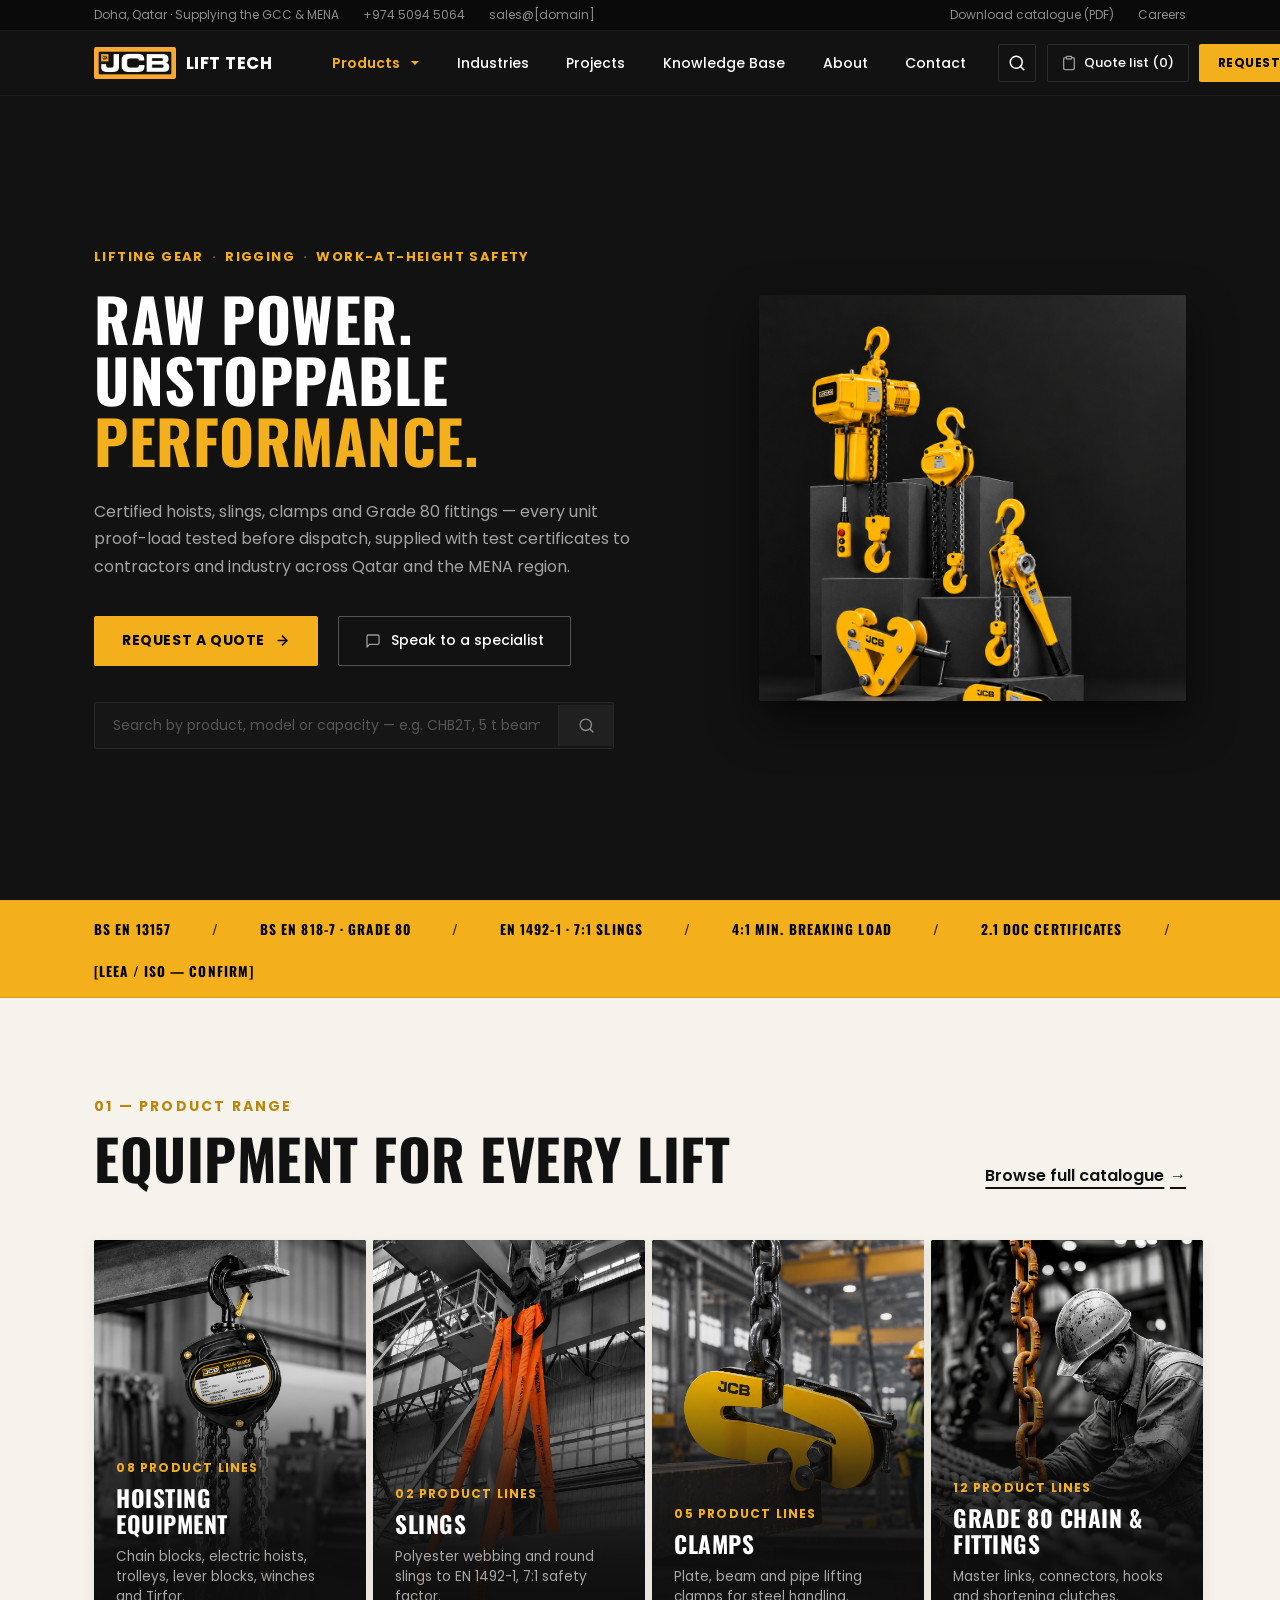
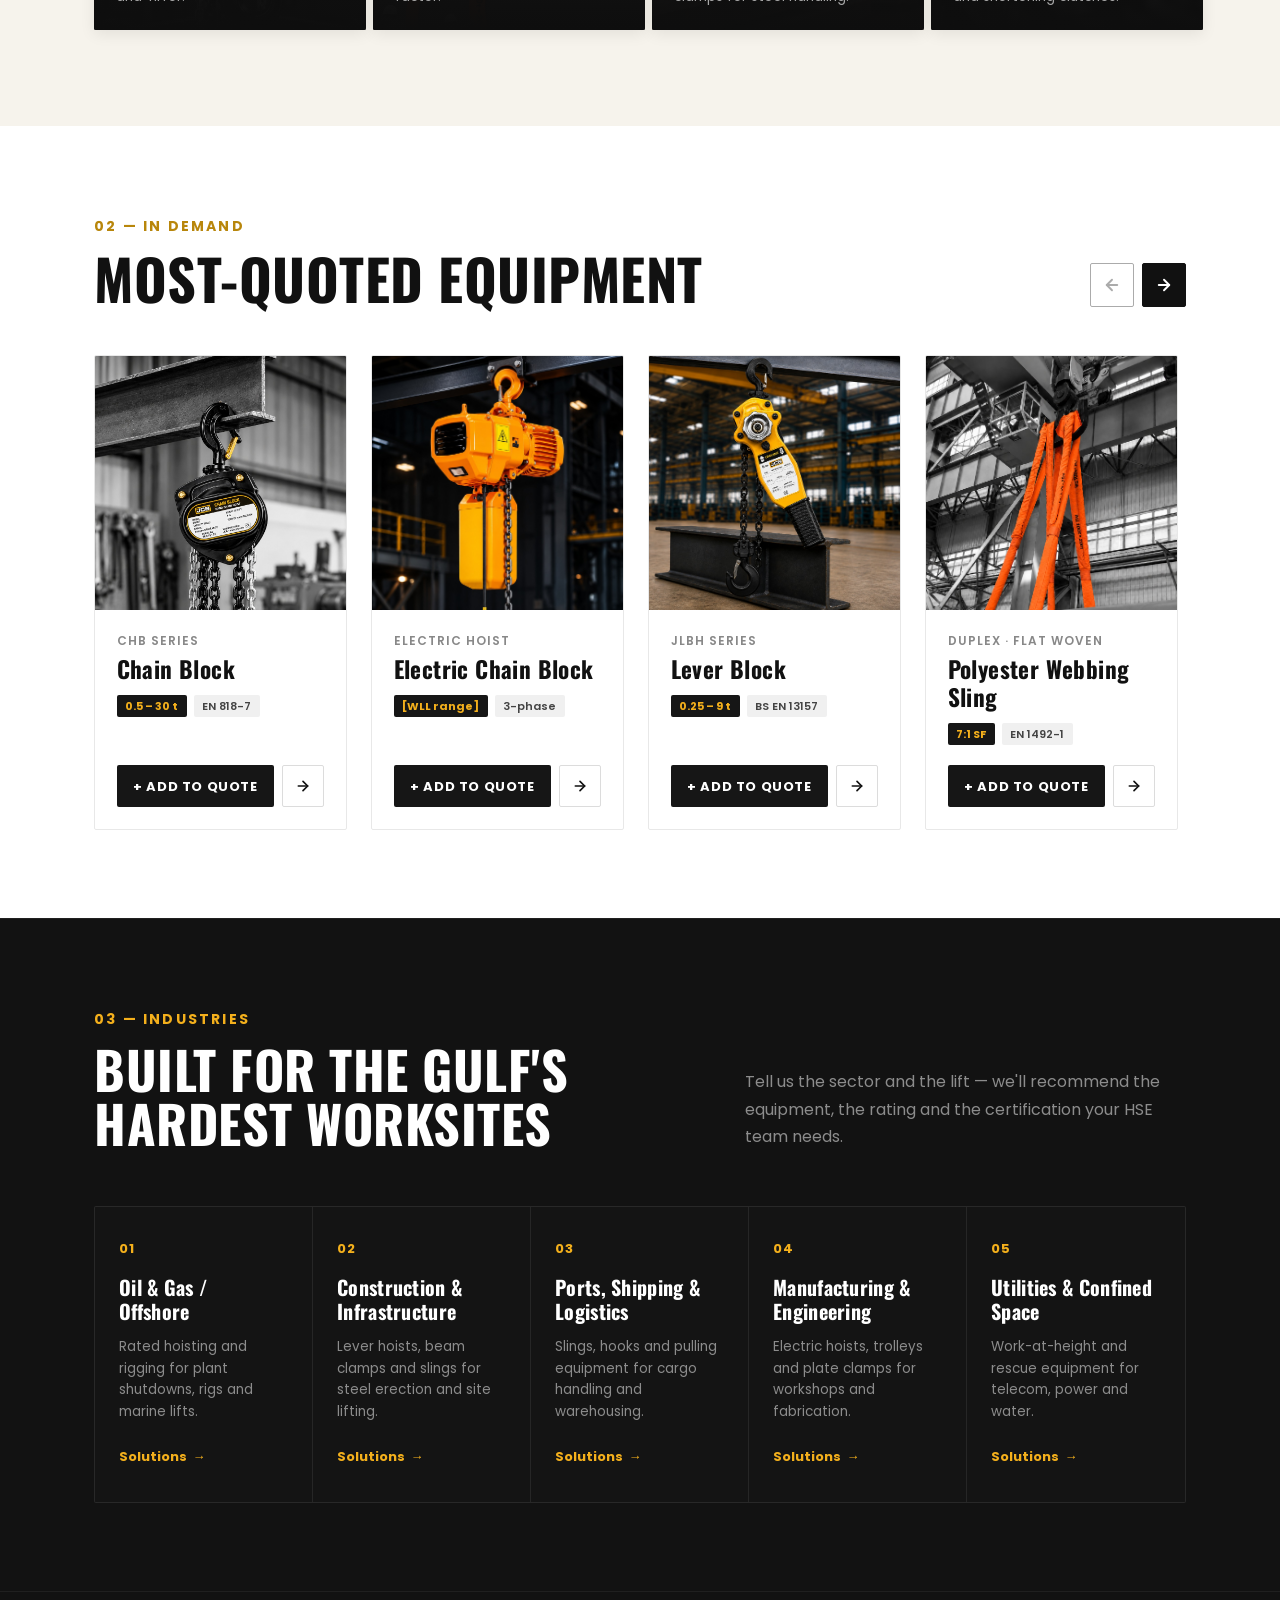
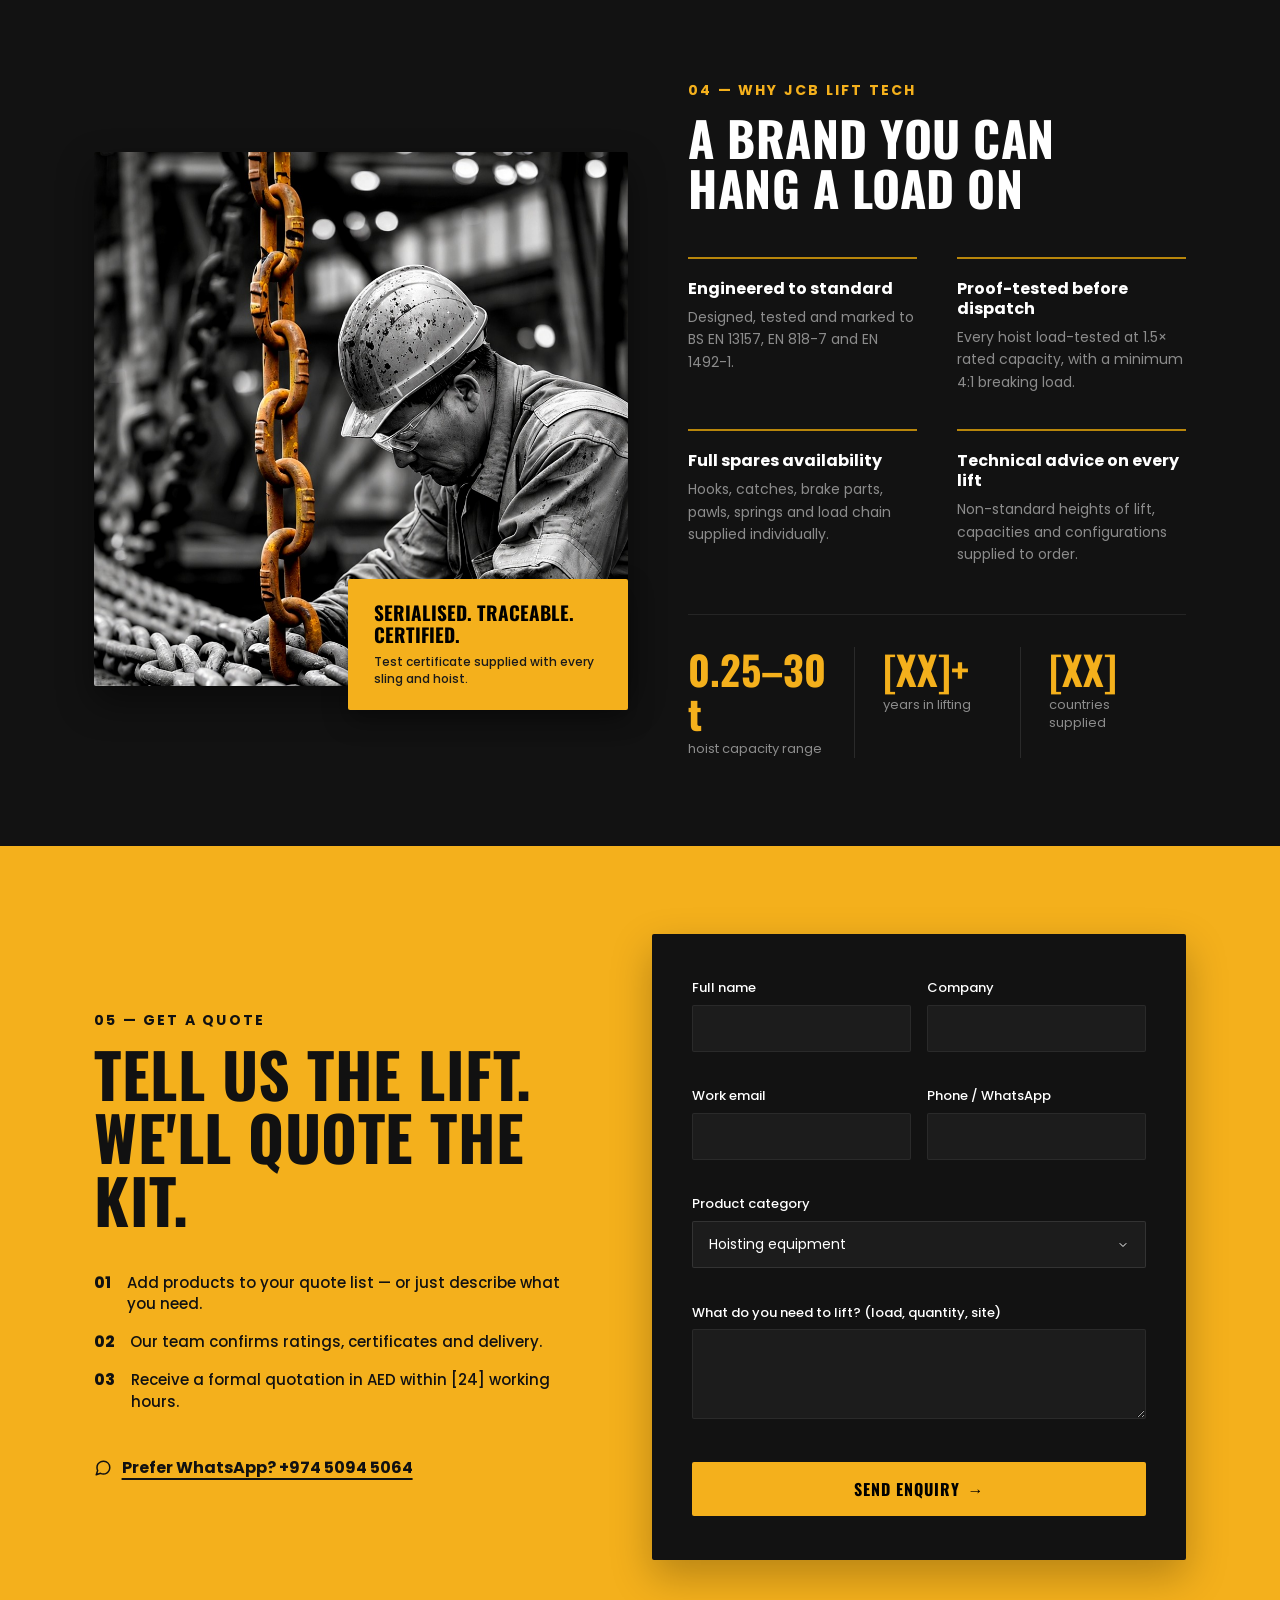
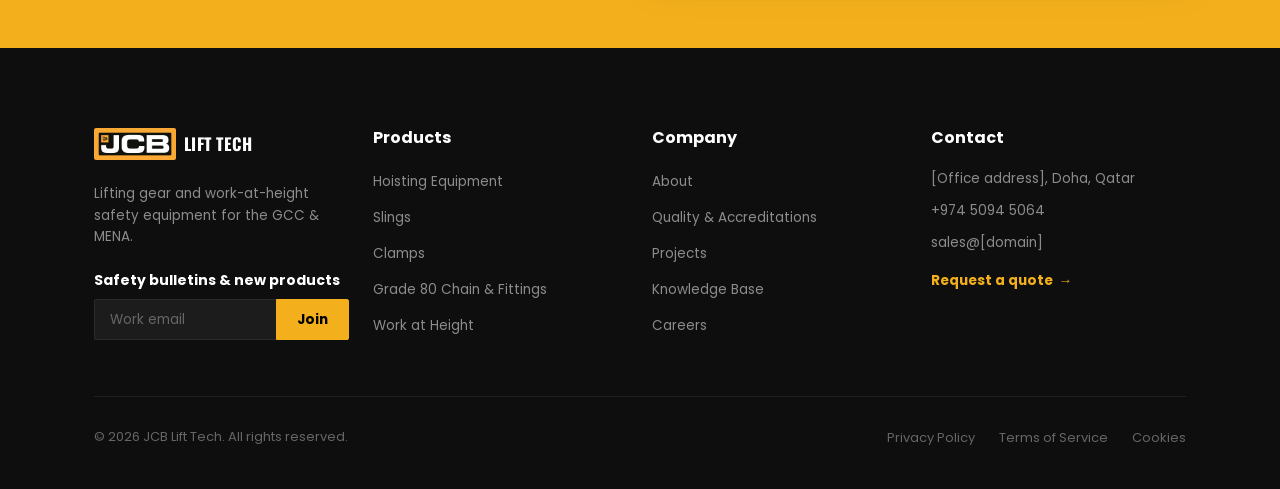
<file: index.html>
<!DOCTYPE html>
<html lang="en">

<head>
    <meta charset="UTF-8">
    <meta name="viewport" content="width=device-width, initial-scale=1.0">
    <title>JCB LIFT TECH</title>
    <!-- Google Fonts -->
    <link rel="preconnect" href="https://fonts.googleapis.com">
    <link rel="preconnect" href="https://fonts.gstatic.com" crossorigin>
    <link href="https://fonts.googleapis.com/css2?family=Oswald:wght@600;700&family=Poppins:wght@400;500;600;700;800;900&display=swap" rel="stylesheet">
    <!-- Bootstrap CSS (Local reliable vendor asset) -->
    <link href="assets/css/bootstrap.min.css" rel="stylesheet">
    <!-- Swiper CSS (Local reliable vendor asset) -->
    <link rel="stylesheet" href="assets/css/swiper-bundle.min.css">
    <!-- Custom CSS -->
    <link rel="stylesheet" href="assets/css/style.css">
</head>

<body>
    <!-- Top Information Bar -->
    <div class="site-topbar">
        <div class="container">
            <div class="topbar-content">
                <div class="topbar-left">
                    <span class="topbar-item text-muted">Doha, Qatar · Supplying the GCC &amp; MENA</span>
                    <a href="tel:+97450945064" class="topbar-item">+974 5094 5064</a>
                    <a href="mailto:sales@domain.com" class="topbar-item">sales@[domain]</a>
                </div>
                <div class="topbar-right">
                    <a href="#" class="topbar-item">Download catalogue (PDF)</a>
                    <a href="#" class="topbar-item">Careers</a>
                </div>
            </div>
        </div>
    </div>

    <!-- Main Header -->
    <header class="site-header">
        <nav class="navbar navbar-expand-lg">
            <div class="container">
                <!-- Brand Logo: JCB LIFT TECH -->
                <a class="navbar-brand" href="#">
                    <img src="assets/images/jcb-logo.jpg" alt="JCB" class="brand-jcb-logo">
                    <span class="brand-text">LIFT TECH</span>
                </a>

                <!-- Navigation Links (Center) -->
                <div class="collapse navbar-collapse" id="navbarNavigation">
                    <ul class="navbar-nav mx-auto mb-2 mb-lg-0">
                        <!-- Products Mega Menu Item -->
                        <li class="nav-item dropdown has-megamenu">
                            <a class="nav-link highlight-link dropdown-toggle" href="#" id="megamenuDropdown" role="button" data-bs-toggle="dropdown" aria-expanded="false">
                                Products
                            </a>
                            <div class="dropdown-menu megamenu" aria-labelledby="megamenuDropdown">
                                <div class="container">
                                    <div class="row g-4">
                                        <!-- Column 1: Aerial Work Platforms -->
                                        <div class="col-12 col-md-6 col-lg-3">
                                            <div class="megamenu-category-title">
                                                <svg width="15" height="15" viewBox="0 0 24 24" fill="none" stroke="currentColor" stroke-width="2.5" stroke-linecap="round" stroke-linejoin="round">
                                                    <polygon points="12 2 2 7 12 12 22 7 12 2"></polygon>
                                                    <polyline points="2 17 12 22 22 17"></polyline>
                                                    <polyline points="2 12 12 17 22 12"></polyline>
                                                </svg>
                                                <span>Aerial &amp; Lifting</span>
                                            </div>
                                            <ul class="megamenu-list">
                                                <li>
                                                    <a href="#electric-scissor" class="megamenu-item-link">
                                                        <span class="item-bullet">▸</span>
                                                        <span>Electric Scissor Lifts</span>
                                                        <span class="badge-tag-sm badge-electric">Electric</span>
                                                    </a>
                                                </li>
                                                <li>
                                                    <a href="#rough-terrain-scissor" class="megamenu-item-link">
                                                        <span class="item-bullet">▸</span>
                                                        <span>Rough Terrain Scissors</span>
                                                    </a>
                                                </li>
                                                <li>
                                                    <a href="#articulated-booms" class="megamenu-item-link">
                                                        <span class="item-bullet">▸</span>
                                                        <span>Articulated Boom Lifts</span>
                                                        <span class="badge-tag-sm badge-hot">Hot</span>
                                                    </a>
                                                </li>
                                                <li>
                                                    <a href="#telescopic-booms" class="megamenu-item-link">
                                                        <span class="item-bullet">▸</span>
                                                        <span>Telescopic Boom Lifts</span>
                                                    </a>
                                                </li>
                                                <li>
                                                    <a href="#spider-lifts" class="megamenu-item-link">
                                                        <span class="item-bullet">▸</span>
                                                        <span>Spider &amp; Mast Lifts</span>
                                                    </a>
                                                </li>
                                            </ul>
                                        </div>

                                        <!-- Column 2: Material Handling -->
                                        <div class="col-12 col-md-6 col-lg-3">
                                            <div class="megamenu-category-title">
                                                <svg width="15" height="15" viewBox="0 0 24 24" fill="none" stroke="currentColor" stroke-width="2.5" stroke-linecap="round" stroke-linejoin="round">
                                                    <rect x="1" y="3" width="15" height="13"></rect>
                                                    <polygon points="16 8 20 8 23 11 23 16 16 16 8"></polygon>
                                                    <circle cx="5.5" cy="18.5" r="2.5"></circle>
                                                    <circle cx="18.5" cy="18.5" r="2.5"></circle>
                                                </svg>
                                                <span>Material Handling</span>
                                            </div>
                                            <ul class="megamenu-list">
                                                <li>
                                                    <a href="#loadall-telehandlers" class="megamenu-item-link">
                                                        <span class="item-bullet">▸</span>
                                                        <span>JCB Loadall Telehandlers</span>
                                                        <span class="badge-tag-sm badge-hot">Popular</span>
                                                    </a>
                                                </li>
                                                <li>
                                                    <a href="#high-reach-telehandlers" class="megamenu-item-link">
                                                        <span class="item-bullet">▸</span>
                                                        <span>High-Reach Telehandlers (20m)</span>
                                                    </a>
                                                </li>
                                                <li>
                                                    <a href="#rough-terrain-forklifts" class="megamenu-item-link">
                                                        <span class="item-bullet">▸</span>
                                                        <span>Rough Terrain Forklifts</span>
                                                    </a>
                                                </li>
                                                <li>
                                                    <a href="#industrial-teletruks" class="megamenu-item-link">
                                                        <span class="item-bullet">▸</span>
                                                        <span>JCB Electric Teletruks</span>
                                                        <span class="badge-tag-sm badge-electric">Electric</span>
                                                    </a>
                                                </li>
                                                <li>
                                                    <a href="#reach-trucks" class="megamenu-item-link">
                                                        <span class="item-bullet">▸</span>
                                                        <span>Heavy Warehouse Stackers</span>
                                                    </a>
                                                </li>
                                            </ul>
                                        </div>

                                        <!-- Column 3: Earthmoving & Site Equipment -->
                                        <div class="col-12 col-md-6 col-lg-3">
                                            <div class="megamenu-category-title">
                                                <svg width="15" height="15" viewBox="0 0 24 24" fill="none" stroke="currentColor" stroke-width="2.5" stroke-linecap="round" stroke-linejoin="round">
                                                    <path d="M14.7 6.3a1 1 0 0 0 0 1.4l1.6 1.6a1 1 0 0 0 1.4 0l3.77-3.77a6 6 0 0 1-7.94 7.94l-6.91 6.91a2.12 2.12 0 0 1-3-3l6.91-6.91a6 6 0 0 1 7.94-7.94l-3.76 3.76z"></path>
                                                </svg>
                                                <span>Earthmoving &amp; Site</span>
                                            </div>
                                            <ul class="megamenu-list">
                                                <li>
                                                    <a href="#tracked-excavators" class="megamenu-item-link">
                                                        <span class="item-bullet">▸</span>
                                                        <span>Tracked Heavy Excavators</span>
                                                    </a>
                                                </li>
                                                <li>
                                                    <a href="#backhoe-loaders" class="megamenu-item-link">
                                                        <span class="item-bullet">▸</span>
                                                        <span>JCB 3DX / 4DX Backhoes</span>
                                                        <span class="badge-tag-sm badge-hot">Top Seller</span>
                                                    </a>
                                                </li>
                                                <li>
                                                    <a href="#mini-excavators" class="megamenu-item-link">
                                                        <span class="item-bullet">▸</span>
                                                        <span>Compact Mini Excavators</span>
                                                    </a>
                                                </li>
                                                <li>
                                                    <a href="#wheeled-loaders" class="megamenu-item-link">
                                                        <span class="item-bullet">▸</span>
                                                        <span>High-Capacity Wheeled Loaders</span>
                                                    </a>
                                                </li>
                                                <li>
                                                    <a href="#generators-lighting" class="megamenu-item-link">
                                                        <span class="item-bullet">▸</span>
                                                        <span>Diesel Generators &amp; Towers</span>
                                                    </a>
                                                </li>
                                            </ul>
                                        </div>

                                        <!-- Column 4: Featured Promo Card -->
                                        <div class="col-12 col-md-6 col-lg-3">
                                            <div class="megamenu-featured-card">
                                                <div>
                                                    <div class="featured-label">
                                                        <span>⚡ 2026 Innovation</span>
                                                    </div>
                                                    <h4 class="h4 featured-title">JCB 525-60E Electric Telehandler</h4>
                                                    <p class="featured-desc">
                                                        Zero emissions, ultra-low noise, and full 2,500 kg lift capacity designed for enclosed construction.
                                                    </p>
                                                </div>
                                                <a href="#view-525-60e" class="btn-featured-link">
                                                    <span>View Specs</span>
                                                    <svg width="12" height="12" viewBox="0 0 24 24" fill="none" stroke="currentColor" stroke-width="2.5" stroke-linecap="round" stroke-linejoin="round">
                                                        <line x1="5" y1="12" x2="19" y2="12"></line>
                                                        <polyline points="12 5 19 12 12 19"></polyline>
                                                    </svg>
                                                </a>
                                            </div>
                                        </div>
                                    </div>

                                    <!-- Bottom Info Strip -->
                                    <div class="megamenu-bottom-strip">
                                        <div class="strip-left">
                                            <span>Looking for tailored equipment specs or fleet rentals?</span>
                                            <a href="#consultation">Talk to an Equipment Engineer →</a>
                                        </div>
                                        <div class="strip-right">
                                            <a href="#download-catalogue">Download Fleet PDF (2026)</a>
                                            <a href="#warranty-service">Warranty &amp; On-Site Support</a>
                                        </div>
                                    </div>
                                </div>
                            </div>
                        </li>
                        <li class="nav-item">
                            <a class="nav-link" href="#">Industries</a>
                        </li>
                        <li class="nav-item">
                            <a class="nav-link" href="#">Projects</a>
                        </li>
                        <li class="nav-item">
                            <a class="nav-link" href="#">Knowledge Base</a>
                        </li>
                        <li class="nav-item">
                            <a class="nav-link" href="#">About</a>
                        </li>
                        <li class="nav-item">
                            <a class="nav-link" href="#">Contact</a>
                        </li>
                    </ul>
                </div>

                <!-- Header Actions (Right) -->
                <div class="header-actions">
                    <!-- Search Icon Button -->
                    <button class="search-btn-box" id="headerSearchOpen" type="button" aria-label="Open search">
                        <svg width="18" height="18" viewBox="0 0 24 24" fill="none" stroke="currentColor" stroke-width="2" stroke-linecap="round" stroke-linejoin="round">
                            <circle cx="11" cy="11" r="8"></circle>
                            <line x1="21" y1="21" x2="16.65" y2="16.65"></line>
                        </svg>
                    </button>

                    <!-- Quote List Button -->
                    <a href="#" class="quote-list-btn" aria-label="Quote list">
                        <svg width="16" height="16" viewBox="0 0 24 24" fill="none" stroke="currentColor" stroke-width="2" stroke-linecap="round" stroke-linejoin="round">
                            <path d="M16 4h2a2 2 0 0 1 2 2v14a2 2 0 0 1-2 2H6a2 2 0 0 1-2-2V6a2 2 0 0 1 2-2h2"></path>
                            <rect x="8" y="2" width="8" height="4" rx="1" ry="1"></rect>
                        </svg>
                        <span>Quote list (0)</span>
                    </a>

                    <!-- Request a Quote Button -->
                    <a href="#quote" class="btn-request-quote">
                        Request a Quote
                    </a>

                    <!-- Mobile Menu Toggler Button -->
                    <button class="navbar-toggler d-lg-none ms-1" type="button" data-bs-toggle="collapse" data-bs-target="#navbarNavigation" aria-controls="navbarNavigation" aria-expanded="false" aria-label="Toggle navigation">
                        <span class="navbar-toggler-icon"></span>
                    </button>
                </div>
            </div>
        </nav>

        <!-- Slide-down Search Bar (Below Header) -->
        <div class="header-search-overlay" id="headerSearchOverlay">
            <div class="container">
                <form class="search-form d-flex align-items-center" role="search" action="#" method="get">
                    <span class="search-icon-prefix">
                        <svg width="20" height="20" viewBox="0 0 24 24" fill="none" stroke="currentColor" stroke-width="2" stroke-linecap="round" stroke-linejoin="round">
                            <circle cx="11" cy="11" r="8"></circle>
                            <line x1="21" y1="21" x2="16.65" y2="16.65"></line>
                        </svg>
                    </span>
                    <input type="search" class="form-control search-input" id="headerSearchInput" placeholder="Search equipment, models, parts, or documents..." autocomplete="off">
                    <button type="submit" class="btn search-submit-btn">Search</button>
                    <button type="button" class="search-close-btn" id="headerSearchClose" aria-label="Close search">
                        <svg width="20" height="20" viewBox="0 0 24 24" fill="none" stroke="currentColor" stroke-width="2" stroke-linecap="round" stroke-linejoin="round">
                            <line x1="18" y1="6" x2="6" y2="18"></line>
                            <line x1="6" y1="6" x2="18" y2="18"></line>
                        </svg>
                    </button>
                </form>
            </div>
        </div>
    </header>

    <!-- JCB Hero Equipment Banner -->
    <section class="hero-jcb-banner">
        <div class="container">
            <div class="row align-items-center g-4 g-lg-5">
                <!-- Left Content Column -->
                <div class="col-12 col-lg-7">
                    <!-- Category Subtitle -->
                    <div class="hero-subtitle">
                        <span>LIFTING GEAR</span>
                        <span class="sep-dot">·</span>
                        <span>RIGGING</span>
                        <span class="sep-dot">·</span>
                        <span>WORK-AT-HEIGHT SAFETY</span>
                    </div>

                    <!-- Main Headline -->
                    <h1 class="h1">
                        RAW POWER.<br>
                        UNSTOPPABLE<br>
                        <span class="text-yellow">PERFORMANCE.</span>
                    </h1>

                    <!-- Description -->
                    <p class="hero-description">
                        Certified hoists, slings, clamps and Grade 80 fittings — every unit proof-load tested before dispatch, supplied with test certificates to contractors and industry across Qatar and the MENA region.
                    </p>

                    <!-- CTA Buttons -->
                    <div class="hero-cta-group">
                        <a href="#quote" class="btn btn-jcb-primary">
                            <span>REQUEST A QUOTE</span>
                            <svg width="15" height="15" viewBox="0 0 24 24" fill="none" stroke="currentColor" stroke-width="2.5" stroke-linecap="round" stroke-linejoin="round">
                                <line x1="5" y1="12" x2="19" y2="12"></line>
                                <polyline points="12 5 19 12 12 19"></polyline>
                            </svg>
                        </a>
                        <a href="#specialist" class="btn btn-jcb-outline">
                            <svg width="16" height="16" viewBox="0 0 24 24" fill="none" stroke="currentColor" stroke-width="2" stroke-linecap="round" stroke-linejoin="round">
                                <path d="M21 15a2 2 0 0 1-2 2H7l-4 4V5a2 2 0 0 1 2-2h14a2 2 0 0 1 2 2z"></path>
                            </svg>
                            <span>Speak to a specialist</span>
                        </a>
                    </div>

                    <!-- Integrated Quick Search -->
                    <div class="hero-quick-search">
                        <form class="quick-search-form" action="#" method="get">
                            <input type="text" class="quick-search-input" placeholder="Search by product, model or capacity — e.g. CHB2T, 5 t beam cl..." autocomplete="off">
                            <button type="submit" class="quick-search-btn" aria-label="Search">
                                <svg width="17" height="17" viewBox="0 0 24 24" fill="none" stroke="currentColor" stroke-width="2" stroke-linecap="round" stroke-linejoin="round">
                                    <circle cx="11" cy="11" r="8"></circle>
                                    <line x1="21" y1="21" x2="16.65" y2="16.65"></line>
                                </svg>
                            </button>
                        </form>
                    </div>
                </div>

                <!-- Right Equipment Showcase Column -->
                <div class="col-12 col-lg-5">
                    <div class="hero-showcase-wrapper">
                        <div class="showcase-frame">
                            <img src="assets/images/Main-cover.png" alt="JCB Lifting &amp; Rigging Equipment Showcase" class="equipment-img">
                        </div>
                    </div>
                </div>
            </div>
        </div>
    </section>

    <!-- Standards & Certifications Strip -->
    <section class="standards-strip" aria-label="Standards and Certifications">
        <div class="container">
            <div class="standards-track">
                <span class="standard-item">BS EN 13157</span>
                <span class="standard-divider" aria-hidden="true">/</span>

                <span class="standard-item">BS EN 818-7 &middot; GRADE 80</span>
                <span class="standard-divider" aria-hidden="true">/</span>

                <span class="standard-item">EN 1492-1 &middot; 7:1 SLINGS</span>
                <span class="standard-divider" aria-hidden="true">/</span>

                <span class="standard-item">4:1 MIN. BREAKING LOAD</span>
                <span class="standard-divider" aria-hidden="true">/</span>

                <span class="standard-item">2.1 DoC CERTIFICATES</span>
                <span class="standard-divider" aria-hidden="true">/</span>

                <span class="standard-item">[LEEA / ISO &mdash; CONFIRM]</span>
            </div>
        </div>
    </section>

    <!-- 01 Product Range Section -->
    <section class="product-range-section" id="product-range" aria-labelledby="productRangeHeading">
        <div class="container">
            <!-- Section Header -->
            <div class="row align-items-end product-range-header g-3">
                <div class="col-12 col-md-8">
                    <span class="section-tag">01 &mdash; PRODUCT RANGE</span>
                    <h2 class="h1 section-title" id="productRangeHeading">EQUIPMENT FOR EVERY LIFT</h2>
                </div>
                <div class="col-12 col-md-4 text-md-end">
                    <a href="#catalogue" class="btn-browse-catalogue">
                        <span>Browse full catalogue</span>
                        <span aria-hidden="true">&rarr;</span>
                    </a>
                </div>
            </div>

            <!-- Product Cards Grid -->
            <div class="row g-3 g-lg-4">
                <!-- Card 1: Hoisting Equipment -->
                <div class="col-12 col-sm-6 col-lg-3">
                    <a href="#hoisting-equipment" class="product-range-card">
                        <div class="card-img-wrap">
                            <img src="assets/images/img1.jpeg" alt="Hoisting Equipment" class="card-img" loading="lazy">
                        </div>
                        <div class="card-body-content">
                            <span class="card-tag">08 PRODUCT LINES</span>
                            <h3 class="card-title">HOISTING<br>EQUIPMENT</h3>
                            <p class="card-desc">Chain blocks, electric hoists, trolleys, lever blocks, winches and Tirfor.</p>
                        </div>
                    </a>
                </div>

                <!-- Card 2: Slings -->
                <div class="col-12 col-sm-6 col-lg-3">
                    <a href="#slings" class="product-range-card">
                        <div class="card-img-wrap">
                            <img src="assets/images/img2.jpeg" alt="Slings" class="card-img" loading="lazy">
                        </div>
                        <div class="card-body-content">
                            <span class="card-tag">02 PRODUCT LINES</span>
                            <h3 class="card-title">SLINGS</h3>
                            <p class="card-desc">Polyester webbing and round slings to EN 1492-1, 7:1 safety factor.</p>
                        </div>
                    </a>
                </div>

                <!-- Card 3: Clamps -->
                <div class="col-12 col-sm-6 col-lg-3">
                    <a href="#clamps" class="product-range-card">
                        <div class="card-img-wrap">
                            <img src="assets/images/img3.jpeg" alt="Clamps" class="card-img" loading="lazy">
                        </div>
                        <div class="card-body-content">
                            <span class="card-tag">05 PRODUCT LINES</span>
                            <h3 class="card-title">CLAMPS</h3>
                            <p class="card-desc">Plate, beam and pipe lifting clamps for steel handling.</p>
                        </div>
                    </a>
                </div>

                <!-- Card 4: Grade 80 Chain & Fittings -->
                <div class="col-12 col-sm-6 col-lg-3">
                    <a href="#chain-fittings" class="product-range-card">
                        <div class="card-img-wrap">
                            <img src="assets/images/img4.jpeg" alt="Grade 80 Chain and Fittings" class="card-img" loading="lazy">
                        </div>
                        <div class="card-body-content">
                            <span class="card-tag">12 PRODUCT LINES</span>
                            <h3 class="card-title">GRADE 80 CHAIN &amp;<br>FITTINGS</h3>
                            <p class="card-desc">Master links, connectors, hooks and shortening clutches.</p>
                        </div>
                    </a>
                </div>
            </div>
        </div>
    </section>

    <!-- 02 Most-Quoted Equipment Section -->
    <section class="most-quoted-section" id="most-quoted" aria-labelledby="mostQuotedHeading">
        <div class="container">
            <!-- Section Header -->
            <div class="row align-items-end most-quoted-header g-3">
                <div class="col-12 col-md-8">
                    <span class="section-tag">02 &mdash; IN DEMAND</span>
                    <h2 class="h1 section-title" id="mostQuotedHeading">MOST-QUOTED EQUIPMENT</h2>
                </div>
                <div class="col-12 col-md-4">
                    <div class="slider-nav-controls">
                        <button type="button" class="slider-nav-btn btn-prev most-quoted-prev" aria-label="Previous equipment">
                            <svg width="18" height="18" viewBox="0 0 24 24" fill="none" stroke="currentColor" stroke-width="2.5" stroke-linecap="round" stroke-linejoin="round">
                                <line x1="19" y1="12" x2="5" y2="12"></line>
                                <polyline points="12 19 5 12 12 5"></polyline>
                            </svg>
                        </button>
                        <button type="button" class="slider-nav-btn btn-next most-quoted-next" aria-label="Next equipment">
                            <svg width="18" height="18" viewBox="0 0 24 24" fill="none" stroke="currentColor" stroke-width="2.5" stroke-linecap="round" stroke-linejoin="round">
                                <line x1="5" y1="12" x2="19" y2="12"></line>
                                <polyline points="12 5 19 12 12 19"></polyline>
                            </svg>
                        </button>
                    </div>
                </div>
            </div>

            <!-- Swiper Slider Container -->
            <div class="swiper most-quoted-swiper">
                <div class="swiper-wrapper">
                    <!-- Slide 1: Chain Block -->
                    <div class="swiper-slide">
                        <div class="equipment-quote-card">
                            <div class="equipment-img-box">
                                <img src="assets/images/img1.jpeg" alt="CHB Series Chain Block" class="equipment-img" loading="lazy">
                            </div>
                            <div class="equipment-body">
                                <span class="equipment-series">CHB SERIES</span>
                                <h3 class="equipment-name">Chain Block</h3>
                                <div class="equipment-spec-badges">
                                    <span class="spec-badge badge-dark">0.5 &ndash; 30 t</span>
                                    <span class="spec-badge badge-light">EN 818-7</span>
                                </div>
                                <div class="equipment-action-row">
                                    <button type="button" class="btn-add-quote" data-product="CHB Series Chain Block">
                                        <span>+ Add to quote</span>
                                    </button>
                                    <a href="#chb-chain-block" class="btn-quick-view" aria-label="View Chain Block specifications">
                                        <svg width="16" height="16" viewBox="0 0 24 24" fill="none" stroke="currentColor" stroke-width="2.5" stroke-linecap="round" stroke-linejoin="round">
                                            <line x1="5" y1="12" x2="19" y2="12"></line>
                                             <polyline points="12 5 19 12 12 19"></polyline>
                                        </svg>
                                    </a>
                                </div>
                            </div>
                        </div>
                    </div>

                    <!-- Slide 2: Electric Chain Block -->
                    <div class="swiper-slide">
                        <div class="equipment-quote-card">
                            <div class="equipment-img-box">
                                <img src="assets/images/img5.jpeg" alt="Electric Chain Block" class="equipment-img" loading="lazy">
                            </div>
                            <div class="equipment-body">
                                <span class="equipment-series">ELECTRIC HOIST</span>
                                <h3 class="equipment-name">Electric Chain Block</h3>
                                <div class="equipment-spec-badges">
                                    <span class="spec-badge badge-dark">[WLL range]</span>
                                    <span class="spec-badge badge-light">3-phase</span>
                                </div>
                                <div class="equipment-action-row">
                                    <button type="button" class="btn-add-quote" data-product="Electric Chain Block">
                                        <span>+ Add to quote</span>
                                    </button>
                                    <a href="#electric-chain-block" class="btn-quick-view" aria-label="View Electric Chain Block specifications">
                                        <svg width="16" height="16" viewBox="0 0 24 24" fill="none" stroke="currentColor" stroke-width="2.5" stroke-linecap="round" stroke-linejoin="round">
                                            <line x1="5" y1="12" x2="19" y2="12"></line>
                                            <polyline points="12 5 19 12 12 19"></polyline>
                                        </svg>
                                    </a>
                                </div>
                            </div>
                        </div>
                    </div>

                    <!-- Slide 3: Lever Block -->
                    <div class="swiper-slide">
                        <div class="equipment-quote-card">
                            <div class="equipment-img-box">
                                <img src="assets/images/img6.jpeg" alt="JLBH Series Lever Block" class="equipment-img" loading="lazy">
                            </div>
                            <div class="equipment-body">
                                <span class="equipment-series">JLBH SERIES</span>
                                <h3 class="equipment-name">Lever Block</h3>
                                <div class="equipment-spec-badges">
                                    <span class="spec-badge badge-dark">0.25 &ndash; 9 t</span>
                                    <span class="spec-badge badge-light">BS EN 13157</span>
                                </div>
                                <div class="equipment-action-row">
                                    <button type="button" class="btn-add-quote" data-product="JLBH Series Lever Block">
                                        <span>+ Add to quote</span>
                                    </button>
                                    <a href="#jlbh-lever-block" class="btn-quick-view" aria-label="View Lever Block specifications">
                                        <svg width="16" height="16" viewBox="0 0 24 24" fill="none" stroke="currentColor" stroke-width="2.5" stroke-linecap="round" stroke-linejoin="round">
                                            <line x1="5" y1="12" x2="19" y2="12"></line>
                                            <polyline points="12 5 19 12 12 19"></polyline>
                                        </svg>
                                    </a>
                                </div>
                            </div>
                        </div>
                    </div>

                    <!-- Slide 4: Polyester Webbing Sling -->
                    <div class="swiper-slide">
                        <div class="equipment-quote-card">
                            <div class="equipment-img-box">
                                <img src="assets/images/img2.jpeg" alt="Duplex Flat Woven Polyester Webbing Sling" class="equipment-img" loading="lazy">
                            </div>
                            <div class="equipment-body">
                                <span class="equipment-series">DUPLEX &middot; FLAT WOVEN</span>
                                <h3 class="equipment-name">Polyester Webbing Sling</h3>
                                <div class="equipment-spec-badges">
                                    <span class="spec-badge badge-dark">7:1 SF</span>
                                    <span class="spec-badge badge-light">EN 1492-1</span>
                                </div>
                                <div class="equipment-action-row">
                                    <button type="button" class="btn-add-quote" data-product="Polyester Webbing Sling">
                                        <span>+ Add to quote</span>
                                    </button>
                                    <a href="#polyester-webbing-sling" class="btn-quick-view" aria-label="View Polyester Webbing Sling specifications">
                                        <svg width="16" height="16" viewBox="0 0 24 24" fill="none" stroke="currentColor" stroke-width="2.5" stroke-linecap="round" stroke-linejoin="round">
                                            <line x1="5" y1="12" x2="19" y2="12"></line>
                                            <polyline points="12 5 19 12 12 19"></polyline>
                                        </svg>
                                    </a>
                                </div>
                            </div>
                        </div>
                    </div>

                    <!-- Slide 5: Plate Lifting Clamp -->
                    <div class="swiper-slide">
                        <div class="equipment-quote-card">
                            <div class="equipment-img-box">
                                <img src="assets/images/img3.jpeg" alt="CZ Series Plate Lifting Clamp" class="equipment-img" loading="lazy">
                            </div>
                            <div class="equipment-body">
                                <span class="equipment-series">CZ SERIES</span>
                                <h3 class="equipment-name">Plate Lifting Clamp</h3>
                                <div class="equipment-spec-badges">
                                    <span class="spec-badge badge-dark">1 &ndash; 10 t</span>
                                    <span class="spec-badge badge-light">BS EN 13155</span>
                                </div>
                                <div class="equipment-action-row">
                                    <button type="button" class="btn-add-quote" data-product="CZ Series Plate Clamp">
                                        <span>+ Add to quote</span>
                                    </button>
                                    <a href="#plate-clamp" class="btn-quick-view" aria-label="View Plate Clamp specifications">
                                        <svg width="16" height="16" viewBox="0 0 24 24" fill="none" stroke="currentColor" stroke-width="2.5" stroke-linecap="round" stroke-linejoin="round">
                                            <line x1="5" y1="12" x2="19" y2="12"></line>
                                            <polyline points="12 5 19 12 12 19"></polyline>
                                        </svg>
                                    </a>
                                </div>
                            </div>
                        </div>
                    </div>

                    <!-- Slide 6: Grade 80 Master Link -->
                    <div class="swiper-slide">
                        <div class="equipment-quote-card">
                            <div class="equipment-img-box">
                                <img src="assets/images/img4.jpeg" alt="Grade 80 Master Link" class="equipment-img" loading="lazy">
                            </div>
                            <div class="equipment-body">
                                <span class="equipment-series">G80 RIGGING</span>
                                <h3 class="equipment-name">Grade 80 Master Link</h3>
                                <div class="equipment-spec-badges">
                                    <span class="spec-badge badge-dark">4:1 SF</span>
                                    <span class="spec-badge badge-light">EN 1677-4</span>
                                </div>
                                <div class="equipment-action-row">
                                    <button type="button" class="btn-add-quote" data-product="Grade 80 Master Link">
                                        <span>+ Add to quote</span>
                                    </button>
                                    <a href="#master-link" class="btn-quick-view" aria-label="View Master Link specifications">
                                        <svg width="16" height="16" viewBox="0 0 24 24" fill="none" stroke="currentColor" stroke-width="2.5" stroke-linecap="round" stroke-linejoin="round">
                                            <line x1="5" y1="12" x2="19" y2="12"></line>
                                            <polyline points="12 5 19 12 12 19"></polyline>
                                        </svg>
                                    </a>
                                </div>
                            </div>
                        </div>
                    </div>
                </div>
            </div>
        </div>
    </section>

    <!-- 03 Industries Section -->
    <section class="industries-section" id="industries" aria-labelledby="industriesHeading">
        <div class="container">
            <!-- Section Header -->
            <div class="row align-items-end industries-header g-4">
                <div class="col-12 col-lg-7">
                    <span class="section-tag">03 &mdash; INDUSTRIES</span>
                    <h2 class="h1 section-title" id="industriesHeading">BUILT FOR THE GULF'S<br>HARDEST WORKSITES</h2>
                </div>
                <div class="col-12 col-lg-5">
                    <p class="section-lead">
                        Tell us the sector and the lift &mdash; we'll recommend the equipment, the rating and the certification your HSE team needs.
                    </p>
                </div>
            </div>

            <!-- Connected 5-Column Industries Grid -->
            <div class="industries-grid">
                <!-- Col 1: Oil & Gas / Offshore -->
                <a href="#oil-gas" class="industry-card">
                    <span class="industry-num">01</span>
                    <h3 class="industry-title">Oil &amp; Gas /<br>Offshore</h3>
                    <p class="industry-desc">Rated hoisting and rigging for plant shutdowns, rigs and marine lifts.</p>
                    <span class="industry-link">
                        <span>Solutions</span>
                        <span class="arrow" aria-hidden="true">&rarr;</span>
                    </span>
                </a>

                <!-- Col 2: Construction & Infrastructure -->
                <a href="#construction" class="industry-card">
                    <span class="industry-num">02</span>
                    <h3 class="industry-title">Construction &amp;<br>Infrastructure</h3>
                    <p class="industry-desc">Lever hoists, beam clamps and slings for steel erection and site lifting.</p>
                    <span class="industry-link">
                        <span>Solutions</span>
                        <span class="arrow" aria-hidden="true">&rarr;</span>
                    </span>
                </a>

                <!-- Col 3: Ports, Shipping & Logistics -->
                <a href="#ports-shipping" class="industry-card">
                    <span class="industry-num">03</span>
                    <h3 class="industry-title">Ports, Shipping &amp;<br>Logistics</h3>
                    <p class="industry-desc">Slings, hooks and pulling equipment for cargo handling and warehousing.</p>
                    <span class="industry-link">
                        <span>Solutions</span>
                        <span class="arrow" aria-hidden="true">&rarr;</span>
                    </span>
                </a>

                <!-- Col 4: Manufacturing & Engineering -->
                <a href="#manufacturing" class="industry-card">
                    <span class="industry-num">04</span>
                    <h3 class="industry-title">Manufacturing &amp;<br>Engineering</h3>
                    <p class="industry-desc">Electric hoists, trolleys and plate clamps for workshops and fabrication.</p>
                    <span class="industry-link">
                        <span>Solutions</span>
                        <span class="arrow" aria-hidden="true">&rarr;</span>
                    </span>
                </a>

                <!-- Col 5: Utilities & Confined Space -->
                <a href="#utilities" class="industry-card">
                    <span class="industry-num">05</span>
                    <h3 class="industry-title">Utilities &amp; Confined<br>Space</h3>
                    <p class="industry-desc">Work-at-height and rescue equipment for telecom, power and water.</p>
                    <span class="industry-link">
                        <span>Solutions</span>
                        <span class="arrow" aria-hidden="true">&rarr;</span>
                    </span>
                </a>
            </div>
        </div>
    </section>

    <!-- ==========================================
         04 Why JCB Lift Tech Section
         ========================================== -->
    <section class="why-jcb-section">
        <div class="container">
            <div class="row align-items-center">
                <!-- Left Column: Visual Showcase -->
                <div class="col-12 col-lg-6 why-jcb-visual-col">
                    <div class="visual-wrapper">
                        <div class="visual-frame">
                            <img src="assets/images/img4.jpeg" alt="JCB Rigging and Lifting Equipment Work" class="rigging-img">
                        </div>
                        <div class="rigging-badge">
                            <h4 class="badge-title">Serialised. Traceable.<br>Certified.</h4>
                            <p class="badge-desc">Test certificate supplied with every sling and hoist.</p>
                        </div>
                    </div>
                </div>

                <!-- Right Column: Details & Features -->
                <div class="col-12 col-lg-6 why-jcb-content-col">
                    <span class="section-tag">04 &mdash; WHY JCB LIFT TECH</span>
                    <h2 class="section-title">A BRAND YOU CAN<br>HANG A LOAD ON</h2>

                    <!-- 2x2 Features Grid -->
                    <div class="features-grid">
                        <div class="feature-item">
                            <div class="accent-bar" aria-hidden="true"></div>
                            <h3 class="feature-title">Engineered to standard</h3>
                            <p class="feature-desc">Designed, tested and marked to BS EN 13157, EN 818-7 and EN 1492-1.</p>
                        </div>
                        <div class="feature-item">
                            <div class="accent-bar" aria-hidden="true"></div>
                            <h3 class="feature-title">Proof-tested before dispatch</h3>
                            <p class="feature-desc">Every hoist load-tested at 1.5&times; rated capacity, with a minimum 4:1 breaking load.</p>
                        </div>
                        <div class="feature-item">
                            <div class="accent-bar" aria-hidden="true"></div>
                            <h3 class="feature-title">Full spares availability</h3>
                            <p class="feature-desc">Hooks, catches, brake parts, pawls, springs and load chain supplied individually.</p>
                        </div>
                        <div class="feature-item">
                            <div class="accent-bar" aria-hidden="true"></div>
                            <h3 class="feature-title">Technical advice on every lift</h3>
                            <p class="feature-desc">Non-standard heights of lift, capacities and configurations supplied to order.</p>
                        </div>
                    </div>

                    <!-- Bottom Stats Strip -->
                    <div class="stats-strip">
                        <div class="stat-box">
                            <div class="stat-val">0.25&ndash;30 t</div>
                            <div class="stat-lbl">hoist capacity range</div>
                        </div>
                        <div class="stat-box">
                            <div class="stat-val">[XX]+</div>
                            <div class="stat-lbl">years in lifting</div>
                        </div>
                        <div class="stat-box">
                            <div class="stat-val">[XX]</div>
                            <div class="stat-lbl">countries supplied</div>
                        </div>
                    </div>
                </div>
            </div>
        </div>
    </section>

    <!-- ==========================================
         05 Get a Quote Section
         ========================================== -->
    <section class="quote-section" id="quote-section">
        <div class="container">
            <div class="row align-items-center">
                <!-- Left Column: Content & Process -->
                <div class="col-12 col-lg-6 quote-content-col">
                    <span class="section-tag">05 &mdash; GET A QUOTE</span>
                    <h2 class="section-title">TELL US THE LIFT.<br>WE'LL QUOTE THE<br>KIT.</h2>

                    <!-- Numbered Steps -->
                    <ul class="quote-steps-list">
                        <li class="quote-step-item">
                            <span class="step-num">01</span>
                            <span class="step-text">Add products to your quote list &mdash; or just describe what you need.</span>
                        </li>
                        <li class="quote-step-item">
                            <span class="step-num">02</span>
                            <span class="step-text">Our team confirms ratings, certificates and delivery.</span>
                        </li>
                        <li class="quote-step-item">
                            <span class="step-num">03</span>
                            <span class="step-text">Receive a formal quotation in AED within [24] working hours.</span>
                        </li>
                    </ul>

                    <!-- WhatsApp Contact -->
                    <div class="quote-whatsapp">
                        <a href="https://wa.me/97450945064" class="whatsapp-link" target="_blank" rel="noopener noreferrer">
                            <svg class="whatsapp-icon" width="18" height="18" viewBox="0 0 24 24" fill="none" stroke="currentColor" stroke-width="2" stroke-linecap="round" stroke-linejoin="round" aria-hidden="true">
                                <path d="M21 11.5a8.38 8.38 0 0 1-.9 3.8 8.5 8.5 0 0 1-7.6 4.7 8.38 8.38 0 0 1-3.8-.9L3 21l1.9-5.7a8.38 8.38 0 0 1-.9-3.8 8.5 8.5 0 0 1 4.7-7.6 8.38 8.38 0 0 1 3.8-.9h.5a8.48 8.48 0 0 1 8 8v.5z"></path>
                            </svg>
                            <span>Prefer WhatsApp? +974 5094 5064</span>
                        </a>
                    </div>
                </div>

                <!-- Right Column: Quote Form Card -->
                <div class="col-12 col-lg-6 quote-form-col">
                    <div class="quote-form-card">
                        <form action="#" method="POST" id="getQuoteForm">
                            <div class="row g-3">
                                <div class="col-12 col-sm-6 form-group">
                                    <label class="form-label" for="quoteFullName">Full name</label>
                                    <input type="text" class="form-control" id="quoteFullName" name="full_name" required>
                                </div>
                                <div class="col-12 col-sm-6 form-group">
                                    <label class="form-label" for="quoteCompany">Company</label>
                                    <input type="text" class="form-control" id="quoteCompany" name="company" required>
                                </div>
                                <div class="col-12 col-sm-6 form-group">
                                    <label class="form-label" for="quoteEmail">Work email</label>
                                    <input type="email" class="form-control" id="quoteEmail" name="work_email" required>
                                </div>
                                <div class="col-12 col-sm-6 form-group">
                                    <label class="form-label" for="quotePhone">Phone / WhatsApp</label>
                                    <input type="tel" class="form-control" id="quotePhone" name="phone_whatsapp" required>
                                </div>
                                <div class="col-12 form-group">
                                    <label class="form-label" for="quoteCategory">Product category</label>
                                    <select class="form-select" id="quoteCategory" name="product_category">
                                        <option value="hoisting" selected>Hoisting equipment</option>
                                        <option value="slings">Slings &amp; Rigging</option>
                                        <option value="clamps">Lifting Clamps</option>
                                        <option value="chains">Grade 80 Chain &amp; Fittings</option>
                                        <option value="other">Other / Custom Lift</option>
                                    </select>
                                </div>
                                <div class="col-12 form-group">
                                    <label class="form-label" for="quoteLiftDetails">What do you need to lift? (load, quantity, site)</label>
                                    <textarea class="form-control" id="quoteLiftDetails" name="lift_details" rows="3"></textarea>
                                </div>
                                <div class="col-12">
                                    <button type="submit" class="btn btn-quote-submit">
                                        <span>SEND ENQUIRY</span>
                                        <span class="arrow" aria-hidden="true">&rarr;</span>
                                    </button>
                                </div>
                            </div>
                        </form>
                    </div>
                </div>
            </div>
        </div>
    </section>

    <!-- ==========================================
         Site Footer
         ========================================== -->
    <footer class="site-footer">
        <div class="container">
            <div class="row">
                <!-- Col 1: Brand & Newsletter -->
                <div class="col-12 col-md-6 col-lg-3 footer-col">
                    <div class="footer-brand">
                        <a class="footer-brand-logo" href="#">
                            <img src="assets/images/jcb-logo.jpg" alt="JCB" class="brand-jcb-logo">
                            <span class="brand-text">LIFT TECH</span>
                        </a>
                    </div>
                    <p class="footer-brand-desc">Lifting gear and work-at-height safety equipment for the GCC &amp; MENA.</p>

                    <h4 class="footer-newsletter-title">Safety bulletins &amp; new products</h4>
                    <form class="footer-newsletter-form" action="#" method="POST">
                        <div class="newsletter-input-group">
                            <input type="email" class="form-control newsletter-input" placeholder="Work email" required>
                            <button type="submit" class="btn btn-newsletter-join">Join</button>
                        </div>
                    </form>
                </div>

                <!-- Col 2: Products -->
                <div class="col-6 col-md-6 col-lg-3 footer-col">
                    <h4 class="footer-col-title">Products</h4>
                    <ul class="footer-nav-list">
                        <li class="footer-nav-item"><a href="#hoisting" class="footer-nav-link">Hoisting Equipment</a></li>
                        <li class="footer-nav-item"><a href="#slings" class="footer-nav-link">Slings</a></li>
                        <li class="footer-nav-item"><a href="#clamps" class="footer-nav-link">Clamps</a></li>
                        <li class="footer-nav-item"><a href="#grade-80" class="footer-nav-link">Grade 80 Chain &amp; Fittings</a></li>
                        <li class="footer-nav-item"><a href="#work-at-height" class="footer-nav-link">Work at Height</a></li>
                    </ul>
                </div>

                <!-- Col 3: Company -->
                <div class="col-6 col-md-6 col-lg-3 footer-col">
                    <h4 class="footer-col-title">Company</h4>
                    <ul class="footer-nav-list">
                        <li class="footer-nav-item"><a href="about.html" class="footer-nav-link">About</a></li>
                        <li class="footer-nav-item"><a href="#accreditations" class="footer-nav-link">Quality &amp; Accreditations</a></li>
                        <li class="footer-nav-item"><a href="#projects" class="footer-nav-link">Projects</a></li>
                        <li class="footer-nav-item"><a href="#knowledge-base" class="footer-nav-link">Knowledge Base</a></li>
                        <li class="footer-nav-item"><a href="#careers" class="footer-nav-link">Careers</a></li>
                    </ul>
                </div>

                <!-- Col 4: Contact -->
                <div class="col-12 col-md-6 col-lg-3 footer-col">
                    <h4 class="footer-col-title">Contact</h4>
                    <ul class="footer-contact-list">
                        <li class="footer-contact-item">[Office address], Doha, Qatar</li>
                        <li class="footer-contact-item"><a href="tel:+97450945064">+974 5094 5064</a></li>
                        <li class="footer-contact-item"><a href="mailto:sales@[domain]">sales@[domain]</a></li>
                        <li class="footer-contact-item">
                            <a href="#quote-section" class="footer-quote-link">
                                <span>Request a quote</span>
                                <span class="arrow" aria-hidden="true">&rarr;</span>
                            </a>
                        </li>
                    </ul>
                </div>
            </div>

            <!-- Footer Bottom Bar -->
            <div class="footer-bottom-bar">
                <div class="row align-items-center">
                    <div class="col-12 col-md-6">
                        <p class="copyright-text">&copy; 2026 JCB Lift Tech. All rights reserved.</p>
                    </div>
                    <div class="col-12 col-md-6 text-md-end">
                        <ul class="footer-legal-links">
                            <li><a href="#">Privacy Policy</a></li>
                            <li><a href="#">Terms of Service</a></li>
                            <li><a href="#">Cookies</a></li>
                        </ul>
                    </div>
                </div>
            </div>
        </div>
    </footer>

    <!-- Bootstrap JS Bundle (Local reliable vendor asset) -->
    <script src="assets/js/bootstrap.bundle.min.js"></script>

    <!-- Swiper JS Bundle (Local reliable vendor asset) -->
    <script src="assets/js/swiper-bundle.min.js"></script>

    <!-- Search Overlay Toggle Script -->
    <script>
        const searchOpenBtn = document.getElementById('headerSearchOpen');
        const searchCloseBtn = document.getElementById('headerSearchClose');
        const searchOverlay = document.getElementById('headerSearchOverlay');
        const searchInput = document.getElementById('headerSearchInput');

        function toggleSearch() {
            if (searchOverlay.classList.contains('is-open')) {
                closeSearch();
            } else {
                openSearch();
            }
        }

        function openSearch() {
            searchOverlay.classList.add('is-open');
            setTimeout(() => {
                if (searchInput) searchInput.focus();
            }, 200);
        }

        function closeSearch() {
            searchOverlay.classList.remove('is-open');
            if (searchOpenBtn) searchOpenBtn.focus();
        }

        if (searchOpenBtn && searchCloseBtn && searchOverlay) {
            searchOpenBtn.addEventListener('click', (e) => {
                e.stopPropagation();
                toggleSearch();
            });

            searchCloseBtn.addEventListener('click', (e) => {
                e.stopPropagation();
                closeSearch();
            });

            // Prevent clicks inside the search bar from closing it
            searchOverlay.addEventListener('click', (e) => {
                e.stopPropagation();
            });

            // Close when clicking anywhere outside
            document.addEventListener('click', (e) => {
                if (searchOverlay.classList.contains('is-open') && !searchOverlay.contains(e.target) && !searchOpenBtn.contains(e.target)) {
                    closeSearch();
                }
            });

            // Close on Escape key
            document.addEventListener('keydown', (e) => {
                if (e.key === 'Escape' && searchOverlay.classList.contains('is-open')) {
                    closeSearch();
                }
            });
        }

        // Megamenu Smooth Hover with Cursor Grace Period
        const megamenuItem = document.querySelector('.has-megamenu');
        if (megamenuItem) {
            let megaTimeout;
            const megamenuDropdown = megamenuItem.querySelector('.megamenu');

            const openMega = () => {
                clearTimeout(megaTimeout);
                megamenuItem.classList.add('show');
                if (megamenuDropdown) megamenuDropdown.classList.add('show');
            };

            const closeMega = () => {
                megaTimeout = setTimeout(() => {
                    megamenuItem.classList.remove('show');
                    if (megamenuDropdown) megamenuDropdown.classList.remove('show');
                }, 250); // 250ms buffer prevents accidental closing when cursor transitions
            };

            megamenuItem.addEventListener('mouseenter', openMega);
            megamenuItem.addEventListener('mouseleave', closeMega);
        }

        // Measure exact combined header height (topbar + main navbar)
        function updateHeaderHeight() {
            const topbar = document.querySelector('.site-topbar');
            const header = document.querySelector('.site-header');
            const total = (topbar ? topbar.offsetHeight : 0) + (header ? header.offsetHeight : 0);
            if (total > 0) {
                document.documentElement.style.setProperty('--header-height', `${total}px`);
            }
        }
        window.addEventListener('resize', updateHeaderHeight);
        window.addEventListener('load', updateHeaderHeight);
        updateHeaderHeight();

        // Most-Quoted Equipment Swiper Initialization
        const mostQuotedSwiper = new Swiper('.most-quoted-swiper', {
            slidesPerView: 1.15,
            spaceBetween: 16,
            grabCursor: true,
            navigation: {
                prevEl: '.most-quoted-prev',
                nextEl: '.most-quoted-next',
            },
            breakpoints: {
                576: {
                    slidesPerView: 2,
                    spaceBetween: 20,
                },
                992: {
                    slidesPerView: 3,
                    spaceBetween: 24,
                },
                1200: {
                    slidesPerView: 4,
                    spaceBetween: 24,
                },
                1600: {
                    slidesPerView: 4,
                    spaceBetween: 28,
                }
            }
        });
    </script>
</body>

</html>
</file>
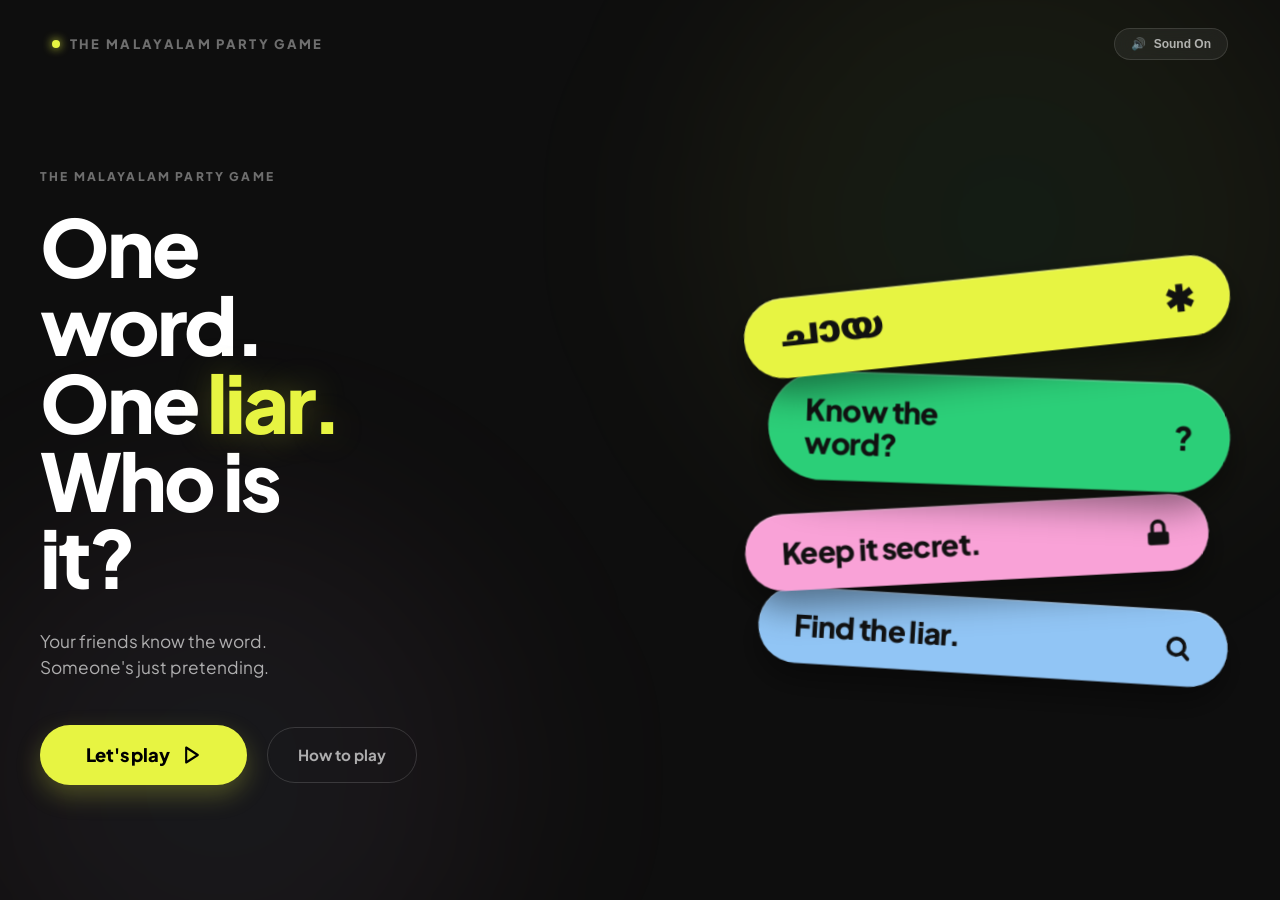
<file: party-game.html>
<!DOCTYPE html>
<html lang="en">
<head>
    <meta charset="UTF-8">
    <meta name="viewport" content="width=device-width, initial-scale=1.0">
    <title>One Word. One Liar. Who is it? | The Malayalam Party Game</title>
    <!-- Google Fonts: Plus Jakarta Sans + Noto Sans Malayalam -->
    <link rel="preconnect" href="https://fonts.googleapis.com">
    <link rel="preconnect" href="https://fonts.gstatic.com" crossorigin>
    <link href="https://fonts.googleapis.com/css2?family=Noto+Sans+Malayalam:wght@600;700;800;900&family=Plus+Jakarta+Sans:wght@400;500;600;700;800;900&display=swap" rel="stylesheet">

    <style>
        /* ==========================================
           UI/UX PRO MAX DESIGN SYSTEM
           Malayalam Party Deduction Game
           ========================================== */
        :root {
            --bg-canvas: #0e0e0e;
            --bg-surface: #171717;
            --color-lime: #e7f442;
            --color-lime-glow: rgba(231, 244, 66, 0.35);
            --color-green: #2bcf78;
            --color-pink: #f9a2d7;
            --color-blue: #91c5f5;
            --text-primary: #ffffff;
            --text-secondary: rgba(255, 255, 255, 0.65);
            --text-muted: rgba(255, 255, 255, 0.4);
            --pill-text: #111111;
            --font-sans: 'Plus Jakarta Sans', -apple-system, BlinkMacSystemFont, sans-serif;
            --font-malayalam: 'Noto Sans Malayalam', 'Plus Jakarta Sans', sans-serif;
        }

        * {
            box-sizing: border-box;
            margin: 0;
            padding: 0;
        }

        html, body {
            height: 100%;
            background-color: var(--bg-canvas);
            color: var(--text-primary);
            font-family: var(--font-sans);
            overflow-x: hidden;
            -webkit-font-smoothing: antialiased;
            -moz-osx-font-smoothing: grayscale;
            selection-background-color: var(--color-lime);
            selection-color: #000;
        }

        /* Ambient Lighting / Atmosphere */
        .ambient-glow {
            position: fixed;
            top: -20%;
            right: -10%;
            width: 70vw;
            height: 70vw;
            max-width: 800px;
            max-height: 800px;
            border-radius: 50%;
            background: radial-gradient(circle, rgba(43, 207, 120, 0.08) 0%, rgba(231, 244, 66, 0.05) 40%, transparent 70%);
            filter: blur(80px);
            pointer-events: none;
            z-index: 0;
        }

        .ambient-glow-bottom {
            position: fixed;
            bottom: -25%;
            left: -10%;
            width: 60vw;
            height: 60vw;
            max-width: 700px;
            max-height: 700px;
            border-radius: 50%;
            background: radial-gradient(circle, rgba(145, 197, 245, 0.07) 0%, rgba(249, 162, 215, 0.05) 45%, transparent 70%);
            filter: blur(90px);
            pointer-events: none;
            z-index: 0;
        }

        /* Top Nav Bar */
        .top-nav {
            position: relative;
            z-index: 10;
            width: 100%;
            max-width: 1240px;
            margin: 0 auto;
            padding: 1.75rem 2rem;
            display: flex;
            align-items: center;
            justify-content: space-between;
        }

        .nav-brand {
            font-size: 0.8125rem;
            font-weight: 800;
            letter-spacing: 0.18em;
            text-transform: uppercase;
            color: var(--text-muted);
            display: flex;
            align-items: center;
            gap: 0.6rem;
        }

        .nav-brand .pulse-dot {
            width: 8px;
            height: 8px;
            background-color: var(--color-lime);
            border-radius: 50%;
            box-shadow: 0 0 10px var(--color-lime);
            animation: pulse-glow 2s infinite ease-in-out;
        }

        @keyframes pulse-glow {
            0%, 100% { transform: scale(1); opacity: 0.8; }
            50% { transform: scale(1.3); opacity: 1; }
        }

        .sound-toggle-btn {
            background: rgba(255, 255, 255, 0.06);
            border: 1px solid rgba(255, 255, 255, 0.12);
            color: var(--text-secondary);
            border-radius: 9999px;
            padding: 0.5rem 1rem;
            font-size: 0.75rem;
            font-weight: 600;
            cursor: pointer;
            display: inline-flex;
            align-items: center;
            gap: 0.5rem;
            transition: all 0.2s ease;
            backdrop-filter: blur(10px);
        }

        .sound-toggle-btn:hover {
            background: rgba(255, 255, 255, 0.12);
            color: var(--text-primary);
            border-color: rgba(255, 255, 255, 0.25);
            transform: translateY(-1px);
        }

        /* Hero Wrapper */
        .hero-viewport {
            position: relative;
            z-index: 1;
            min-height: calc(100vh - 90px);
            display: flex;
            align-items: center;
            justify-content: center;
            padding: 2rem 2rem 4rem;
        }

        .hero-container {
            width: 100%;
            max-width: 1200px;
            display: grid;
            grid-template-columns: 1fr;
            gap: 3.5rem;
            align-items: center;
        }

        @media (min-width: 992px) {
            .hero-container {
                grid-template-columns: 1.15fr 1fr;
                gap: 4rem;
            }
        }

        @media (min-width: 1200px) {
            .hero-container {
                grid-template-columns: 1.2fr 1fr;
                gap: 5.5rem;
            }
        }

        /* Left Column: Typography & Action */
        .hero-left {
            display: flex;
            flex-direction: column;
            justify-content: center;
        }

        .hero-eyebrow {
            font-size: 0.75rem;
            font-weight: 800;
            letter-spacing: 0.18em;
            text-transform: uppercase;
            color: var(--text-muted);
            margin-bottom: 1.5rem;
            display: inline-flex;
            align-items: center;
            gap: 0.6rem;
        }

        .hero-title {
            font-size: clamp(2.85rem, 6.2vw, 5.5rem);
            font-weight: 900;
            line-height: 0.98;
            letter-spacing: -0.04em;
            color: var(--text-primary);
            margin-bottom: 2rem;
            text-wrap: balance;
        }

        .hero-title .word-highlight {
            color: var(--color-lime);
            display: inline;
            position: relative;
            text-shadow: 0 0 35px rgba(231, 244, 66, 0.25);
        }

        .hero-subtitle {
            font-size: clamp(1rem, 1.35vw, 1.25rem);
            line-height: 1.5;
            color: var(--text-secondary);
            font-weight: 400;
            margin-bottom: 2.75rem;
            max-width: 440px;
        }

        .hero-subtitle span {
            display: block;
        }

        /* Action Buttons Area */
        .hero-actions {
            display: flex;
            align-items: center;
            flex-wrap: wrap;
            gap: 1.25rem;
        }

        .btn-play {
            background-color: var(--color-lime);
            color: #000000;
            font-family: var(--font-sans);
            font-size: 1.15rem;
            font-weight: 800;
            letter-spacing: -0.01em;
            border: none;
            border-radius: 9999px;
            padding: 1.15rem 2.85rem;
            cursor: pointer;
            display: inline-flex;
            align-items: center;
            justify-content: center;
            gap: 0.75rem;
            transition: all 0.25s cubic-bezier(0.34, 1.56, 0.64, 1);
            box-shadow: 0 10px 25px rgba(231, 244, 66, 0.25), 0 0 0 0 rgba(231, 244, 66, 0.4);
            position: relative;
            overflow: hidden;
        }

        .btn-play::after {
            content: '';
            position: absolute;
            top: 0;
            left: -100%;
            width: 100%;
            height: 100%;
            background: linear-gradient(90deg, transparent, rgba(255, 255, 255, 0.4), transparent);
            transition: left 0.6s ease;
        }

        .btn-play:hover {
            transform: scale(1.05) translateY(-2px);
            box-shadow: 0 16px 35px rgba(231, 244, 66, 0.4), 0 0 25px rgba(231, 244, 66, 0.3);
        }

        .btn-play:hover::after {
            left: 100%;
        }

        .btn-play:active {
            transform: scale(0.97) translateY(0);
        }

        .btn-how-to-play {
            background: transparent;
            color: var(--text-secondary);
            font-family: var(--font-sans);
            font-size: 0.95rem;
            font-weight: 700;
            border: 1px solid rgba(255, 255, 255, 0.15);
            border-radius: 9999px;
            padding: 1.1rem 1.85rem;
            cursor: pointer;
            display: inline-flex;
            align-items: center;
            gap: 0.5rem;
            transition: all 0.2s ease;
        }

        .btn-how-to-play:hover {
            color: var(--text-primary);
            border-color: rgba(255, 255, 255, 0.35);
            background: rgba(255, 255, 255, 0.05);
            transform: translateY(-1px);
        }

        /* Right Column: 3D Interactive Tilted Pills */
        .hero-right {
            position: relative;
            display: flex;
            justify-content: center;
            align-items: center;
            perspective: 1200px;
        }

        .pills-stage {
            position: relative;
            width: 100%;
            max-width: 480px;
            display: flex;
            flex-direction: column;
            gap: 1.15rem;
            padding: 1rem 0;
            transform-style: preserve-3d;
            transition: transform 0.2s cubic-bezier(0.2, 0.8, 0.2, 1);
        }

        /* Individual Pill Cards */
        .game-pill {
            position: relative;
            border-radius: 9999px;
            padding: 1.35rem 2.25rem;
            color: var(--pill-text);
            display: flex;
            align-items: center;
            justify-content: space-between;
            font-weight: 800;
            cursor: pointer;
            user-select: none;
            transition: transform 0.3s cubic-bezier(0.34, 1.56, 0.64, 1), box-shadow 0.3s ease, filter 0.2s ease;
            box-shadow: 0 16px 36px rgba(0, 0, 0, 0.45), inset 0 1px 1px rgba(255, 255, 255, 0.4);
        }

        .game-pill:hover {
            z-index: 10 !important;
            filter: brightness(1.04);
        }

        .game-pill:active {
            transform: scale(0.98) !important;
        }

        .pill-text {
            font-size: clamp(1.4rem, 2.3vw, 2.15rem);
            line-height: 1.1;
            letter-spacing: -0.025em;
        }

        .pill-text.malayalam {
            font-family: var(--font-malayalam);
            font-size: clamp(1.8rem, 2.8vw, 2.6rem);
            font-weight: 900;
            line-height: 1;
            letter-spacing: -0.01em;
        }

        .pill-icon {
            font-size: clamp(1.5rem, 2.4vw, 2.25rem);
            display: flex;
            align-items: center;
            justify-content: center;
            line-height: 1;
        }

        /* Specific Pill Styling & Natural Rotation */
        /* Pill 1: Yellow/Lime (Malayalam Word: ചായ) */
        .pill-1 {
            background-color: var(--color-lime);
            transform: rotate(-6deg) translateZ(20px);
            z-index: 4;
            animation: float-pill-1 6s infinite ease-in-out;
        }

        .pill-1:hover {
            transform: rotate(-3deg) scale(1.05) translateZ(45px);
            box-shadow: 0 22px 45px rgba(231, 244, 66, 0.3), 0 0 30px rgba(231, 244, 66, 0.2);
        }

        .pill-1 .star-burst {
            display: inline-block;
            font-size: 2.2rem;
            animation: spin-slow 14s infinite linear;
        }

        @keyframes spin-slow {
            0% { transform: rotate(0deg); }
            100% { transform: rotate(360deg); }
        }

        /* Pill 2: Emerald Green */
        .pill-2 {
            background-color: var(--color-green);
            transform: rotate(2deg) translateZ(15px);
            margin-left: 1.5rem;
            z-index: 3;
            animation: float-pill-2 7s infinite ease-in-out;
        }

        .pill-2:hover {
            transform: rotate(0deg) scale(1.05) translateZ(40px);
            box-shadow: 0 22px 45px rgba(43, 207, 120, 0.35);
        }

        .pill-2 .pill-icon {
            font-size: 2rem;
            font-weight: 900;
        }

        /* Pill 3: Soft Pink */
        .pill-3 {
            background-color: var(--color-pink);
            transform: rotate(-3deg) translateZ(10px);
            margin-right: 1.25rem;
            z-index: 2;
            animation: float-pill-3 6.5s infinite ease-in-out;
        }

        .pill-3:hover {
            transform: rotate(-1deg) scale(1.05) translateZ(35px);
            box-shadow: 0 22px 45px rgba(249, 162, 215, 0.35);
        }

        .pill-3 .pill-icon svg {
            width: 28px;
            height: 28px;
            fill: currentColor;
        }

        /* Pill 4: Pastel Sky Blue */
        .pill-4 {
            background-color: var(--color-blue);
            transform: rotate(3.5deg) translateZ(5px);
            margin-left: 0.75rem;
            z-index: 1;
            animation: float-pill-4 7.5s infinite ease-in-out;
        }

        .pill-4:hover {
            transform: rotate(1deg) scale(1.05) translateZ(30px);
            box-shadow: 0 22px 45px rgba(145, 197, 245, 0.35);
        }

        .pill-4 .pill-icon svg {
            width: 28px;
            height: 28px;
            fill: none;
            stroke: currentColor;
            stroke-width: 3.2;
            stroke-linecap: round;
        }

        /* Organic Subtle Float Keyframes */
        @keyframes float-pill-1 {
            0%, 100% { transform: rotate(-6deg) translateY(0) translateZ(20px); }
            50% { transform: rotate(-5deg) translateY(-8px) translateZ(20px); }
        }

        @keyframes float-pill-2 {
            0%, 100% { transform: rotate(2deg) translateY(0) translateZ(15px); }
            50% { transform: rotate(3deg) translateY(7px) translateZ(15px); }
        }

        @keyframes float-pill-3 {
            0%, 100% { transform: rotate(-3deg) translateY(0) translateZ(10px); }
            50% { transform: rotate(-4deg) translateY(-6px) translateZ(10px); }
        }

        @keyframes float-pill-4 {
            0%, 100% { transform: rotate(3.5deg) translateY(0) translateZ(5px); }
            50% { transform: rotate(2.5deg) translateY(8px) translateZ(5px); }
        }

        /* ==========================================
           MODAL / INTERACTIVE GAMEPLAY PREVIEW
           ========================================== */
        .game-modal-overlay {
            position: fixed;
            inset: 0;
            background: rgba(0, 0, 0, 0.85);
            backdrop-filter: blur(16px);
            display: flex;
            align-items: center;
            justify-content: center;
            padding: 1.5rem;
            z-index: 999;
            opacity: 0;
            pointer-events: none;
            transition: opacity 0.3s ease;
        }

        .game-modal-overlay.is-active {
            opacity: 1;
            pointer-events: auto;
        }

        .game-modal {
            background-color: #161616;
            border: 1px solid rgba(255, 255, 255, 0.12);
            border-radius: 24px;
            width: 100%;
            max-width: 480px;
            padding: 2.5rem 2rem;
            color: #ffffff;
            position: relative;
            transform: scale(0.92) translateY(20px);
            transition: transform 0.3s cubic-bezier(0.34, 1.56, 0.64, 1);
            box-shadow: 0 30px 60px rgba(0, 0, 0, 0.8);
        }

        .game-modal-overlay.is-active .game-modal {
            transform: scale(1) translateY(0);
        }

        .modal-close-btn {
            position: absolute;
            top: 1.25rem;
            right: 1.25rem;
            background: rgba(255, 255, 255, 0.08);
            border: none;
            color: var(--text-secondary);
            width: 36px;
            height: 36px;
            border-radius: 50%;
            display: flex;
            align-items: center;
            justify-content: center;
            cursor: pointer;
            font-size: 1.1rem;
            transition: all 0.2s ease;
        }

        .modal-close-btn:hover {
            background: rgba(255, 255, 255, 0.2);
            color: #fff;
        }

        .modal-badge {
            display: inline-block;
            background-color: rgba(231, 244, 66, 0.12);
            color: var(--color-lime);
            font-size: 0.75rem;
            font-weight: 800;
            letter-spacing: 0.1em;
            text-transform: uppercase;
            padding: 0.35rem 0.85rem;
            border-radius: 9999px;
            margin-bottom: 1rem;
        }

        .modal-title {
            font-size: 1.85rem;
            font-weight: 800;
            letter-spacing: -0.03em;
            margin-bottom: 0.65rem;
        }

        .modal-desc {
            font-size: 0.9375rem;
            color: var(--text-secondary);
            line-height: 1.5;
            margin-bottom: 2rem;
        }

        /* Pass & Play Reveal Card */
        .reveal-card {
            background-color: #202020;
            border: 2px dashed rgba(255, 255, 255, 0.15);
            border-radius: 16px;
            padding: 2.25rem 1.5rem;
            text-align: center;
            margin-bottom: 1.75rem;
            cursor: pointer;
            transition: all 0.25s ease;
            position: relative;
            overflow: hidden;
        }

        .reveal-card:hover {
            border-color: var(--color-lime);
            background-color: #242424;
        }

        .secret-word-display {
            font-family: var(--font-malayalam);
            font-size: 2.5rem;
            font-weight: 900;
            color: var(--color-lime);
            line-height: 1.2;
            display: none;
        }

        .secret-role-display {
            font-size: 1rem;
            font-weight: 700;
            color: var(--color-pink);
            margin-top: 0.5rem;
            display: none;
        }

        .tap-to-reveal-prompt {
            font-size: 1rem;
            font-weight: 700;
            color: var(--text-secondary);
            display: flex;
            flex-direction: column;
            align-items: center;
            gap: 0.5rem;
        }

        .reveal-icon {
            font-size: 2rem;
        }

        .modal-actions {
            display: flex;
            gap: 0.75rem;
        }

        .modal-btn {
            flex: 1;
            padding: 1rem;
            border-radius: 12px;
            font-family: var(--font-sans);
            font-size: 0.95rem;
            font-weight: 800;
            cursor: pointer;
            text-align: center;
            border: none;
            transition: all 0.2s ease;
        }

        .modal-btn-primary {
            background-color: var(--color-lime);
            color: #000;
        }

        .modal-btn-primary:hover {
            background-color: #d6e237;
            transform: translateY(-1px);
        }

        .modal-btn-secondary {
            background: rgba(255, 255, 255, 0.08);
            color: #fff;
        }

        .modal-btn-secondary:hover {
            background: rgba(255, 255, 255, 0.15);
        }

        /* Toast notification */
        .pro-toast {
            position: fixed;
            bottom: 2rem;
            left: 50%;
            transform: translateX(-50%) translateY(100px);
            background-color: #202020;
            border: 1px solid rgba(255, 255, 255, 0.15);
            color: #ffffff;
            padding: 0.85rem 1.6rem;
            border-radius: 9999px;
            font-size: 0.875rem;
            font-weight: 700;
            box-shadow: 0 10px 30px rgba(0, 0, 0, 0.5);
            display: flex;
            align-items: center;
            gap: 0.6rem;
            z-index: 1000;
            opacity: 0;
            pointer-events: none;
            transition: all 0.3s cubic-bezier(0.34, 1.56, 0.64, 1);
        }

        .pro-toast.show {
            transform: translateX(-50%) translateY(0);
            opacity: 1;
        }

        /* Responsive Breakpoints */
        @media (max-width: 768px) {
            .hero-title {
                margin-bottom: 1.5rem;
            }
            .pills-stage {
                gap: 0.85rem;
            }
            .game-pill {
                padding: 1.15rem 1.75rem;
            }
            .pill-text {
                font-size: 1.3rem;
            }
            .pill-text.malayalam {
                font-size: 1.7rem;
            }
            .hero-actions {
                width: 100%;
            }
            .btn-play {
                width: 100%;
            }
            .btn-how-to-play {
                width: 100%;
                justify-content: center;
            }
        }
    </style>
</head>
<body>

    <!-- Ambient Lighting Orbs -->
    <div class="ambient-glow" aria-hidden="true"></div>
    <div class="ambient-glow-bottom" aria-hidden="true"></div>

    <!-- Top Navigation -->
    <header class="top-nav">
        <div class="nav-brand">
            <span class="pulse-dot"></span>
            <span>The Malayalam Party Game</span>
        </div>
        <button class="sound-toggle-btn" id="soundToggleBtn" aria-label="Toggle Sound Effects">
            <span id="soundIcon">🔊</span>
            <span id="soundLabel">Sound On</span>
        </button>
    </header>

    <!-- Hero Section -->
    <main class="hero-viewport">
        <div class="hero-container">

            <!-- Left Column: Title & Action -->
            <div class="hero-left">
                <span class="hero-eyebrow">The Malayalam Party Game</span>
                <h1 class="hero-title">
                    One<br>
                    word.<br>
                    One <span class="word-highlight">liar.</span><br>
                    Who is<br>
                    it?
                </h1>
                <p class="hero-subtitle">
                    <span>Your friends know the word.</span>
                    <span>Someone's just pretending.</span>
                </p>

                <div class="hero-actions">
                    <button class="btn-play" id="btnPlay" type="button">
                        <span>Let's play</span>
                        <svg width="20" height="20" viewBox="0 0 24 24" fill="none" stroke="currentColor" stroke-width="2.5" stroke-linecap="round" stroke-linejoin="round">
                            <polygon points="5 3 19 12 5 21 5 3"></polygon>
                        </svg>
                    </button>
                    <button class="btn-how-to-play" id="btnRules" type="button">
                        <span>How to play</span>
                    </button>
                </div>
            </div>

            <!-- Right Column: Interactive 3D Stacked Pills -->
            <div class="hero-right" id="pillsContainer">
                <div class="pills-stage" id="pillsStage">
                    
                    <!-- Pill 1: Yellow/Lime (Malayalam Secret Word) -->
                    <div class="game-pill pill-1" data-sound="pop1" data-label="Secret Word">
                        <span class="pill-text malayalam">ചായ</span>
                        <span class="pill-icon star-burst">✱</span>
                    </div>

                    <!-- Pill 2: Emerald Green -->
                    <div class="game-pill pill-2" data-sound="pop2" data-label="Know the word?">
                        <span class="pill-text">Know the<br>word?</span>
                        <span class="pill-icon">?</span>
                    </div>

                    <!-- Pill 3: Pastel Pink -->
                    <div class="game-pill pill-3" data-sound="pop3" data-label="Keep it secret.">
                        <span class="pill-text">Keep it secret.</span>
                        <span class="pill-icon">
                            <svg viewBox="0 0 24 24">
                                <rect x="3" y="11" width="18" height="11" rx="2" ry="2"></rect>
                                <path d="M7 11V7a5 5 0 0 1 10 0v4" fill="none" stroke="currentColor" stroke-width="3" stroke-linecap="round"></path>
                            </svg>
                        </span>
                    </div>

                    <!-- Pill 4: Sky Blue -->
                    <div class="game-pill pill-4" data-sound="pop4" data-label="Find the liar.">
                        <span class="pill-text">Find the liar.</span>
                        <span class="pill-icon">
                            <svg viewBox="0 0 24 24">
                                <circle cx="11" cy="11" r="7"></circle>
                                <line x1="21" y1="21" x2="16.65" y2="16.65"></line>
                            </svg>
                        </span>
                    </div>

                </div>
            </div>

        </div>
    </main>

    <!-- Interactive Game Modal (Pass & Play Demo) -->
    <div class="game-modal-overlay" id="gameModalOverlay" role="dialog" aria-modal="true">
        <div class="game-modal">
            <button class="modal-close-btn" id="modalCloseBtn" aria-label="Close modal">&times;</button>
            <span class="modal-badge">Pass &amp; Play Demo</span>
            <h3 class="modal-title">Secret Word Deal</h3>
            <p class="modal-desc">Pass the phone around. Tap the secret card to reveal your role or secret word!</p>

            <div class="reveal-card" id="revealCard">
                <div class="tap-to-reveal-prompt" id="revealPrompt">
                    <span class="reveal-icon">🔒</span>
                    <span>Tap to reveal card</span>
                </div>
                <div class="secret-word-display" id="secretWordDisplay">ചായ</div>
                <div class="secret-role-display" id="secretRoleDisplay">You know the word! Give one subtle clue.</div>
            </div>

            <div class="modal-actions">
                <button class="modal-btn modal-btn-secondary" id="btnNextPlayer">Next Player</button>
                <button class="modal-btn modal-btn-primary" id="btnNewRound">New Word</button>
            </div>
        </div>
    </div>

    <!-- Toast Notification -->
    <div class="pro-toast" id="proToast">
        <span id="toastIcon">✨</span>
        <span id="toastMsg">Notification</span>
    </div>

    <!-- UI/UX Pro Max Interaction Script -->
    <script>
        // Sound System using Web Audio API (No external sound files required)
        let soundEnabled = true;
        const AudioContext = window.AudioContext || window.webkitAudioContext;
        let audioCtx = null;

        function initAudio() {
            if (!audioCtx) {
                audioCtx = new AudioContext();
            }
            if (audioCtx.state === 'suspended') {
                audioCtx.resume();
            }
        }

        function playPop(frequency, type = 'sine', duration = 0.12) {
            if (!soundEnabled) return;
            try {
                initAudio();
                const osc = audioCtx.createOscillator();
                const gain = audioCtx.createGain();

                osc.type = type;
                osc.frequency.setValueAtTime(frequency, audioCtx.currentTime);
                osc.frequency.exponentialRampToValueAtTime(frequency * 1.5, audioCtx.currentTime + duration * 0.5);
                osc.frequency.exponentialRampToValueAtTime(frequency * 0.8, audioCtx.currentTime + duration);

                gain.gain.setValueAtTime(0.18, audioCtx.currentTime);
                gain.gain.exponentialRampToValueAtTime(0.001, audioCtx.currentTime + duration);

                osc.connect(gain);
                gain.connect(audioCtx.destination);

                osc.start();
                osc.stop(audioCtx.currentTime + duration);
            } catch (e) {}
        }

        // Sound Toggle
        const soundToggleBtn = document.getElementById('soundToggleBtn');
        const soundIcon = document.getElementById('soundIcon');
        const soundLabel = document.getElementById('soundLabel');

        soundToggleBtn.addEventListener('click', () => {
            soundEnabled = !soundEnabled;
            soundIcon.textContent = soundEnabled ? '🔊' : '🔇';
            soundLabel.textContent = soundEnabled ? 'Sound On' : 'Sound Off';
            showToast(soundEnabled ? 'Sound enabled 🔊' : 'Sound muted 🔇');
            if (soundEnabled) playPop(540, 'triangle');
        });

        // 3D Mouse Parallax & Dynamic Perspective Tilt on Pills Stage
        const pillsContainer = document.getElementById('pillsContainer');
        const pillsStage = document.getElementById('pillsStage');

        if (window.matchMedia('(hover: hover)').matches) {
            pillsContainer.addEventListener('mousemove', (e) => {
                const rect = pillsContainer.getBoundingClientRect();
                const x = e.clientX - rect.left - rect.width / 2;
                const y = e.clientY - rect.top - rect.height / 2;

                const rotateY = (x / (rect.width / 2)) * 12; // max 12 deg
                const rotateX = -(y / (rect.height / 2)) * 12; // max 12 deg

                pillsStage.style.transform = `rotateX(${rotateX}deg) rotateY(${rotateY}deg)`;
            });

            pillsContainer.addEventListener('mouseleave', () => {
                pillsStage.style.transform = `rotateX(0deg) rotateY(0deg)`;
            });
        }

        // Pill Hover & Click Interactions
        const pills = document.querySelectorAll('.game-pill');
        const frequencies = [520, 640, 780, 920];

        pills.forEach((pill, idx) => {
            pill.addEventListener('mouseenter', () => {
                playPop(frequencies[idx % frequencies.length], 'sine', 0.09);
            });

            pill.addEventListener('click', () => {
                playPop(frequencies[idx % frequencies.length] * 1.3, 'triangle', 0.16);
                const label = pill.getAttribute('data-label');
                showToast(`Pill: "${label}" ✨`);
            });
        });

        // Toast Helper
        const toast = document.getElementById('proToast');
        const toastMsg = document.getElementById('toastMsg');
        let toastTimeout = null;

        function showToast(msg) {
            toastMsg.textContent = msg;
            toast.classList.add('show');
            clearTimeout(toastTimeout);
            toastTimeout = setTimeout(() => {
                toast.classList.remove('show');
            }, 2400);
        }

        // Modal Logic: Pass & Play Demo
        const btnPlay = document.getElementById('btnPlay');
        const btnRules = document.getElementById('btnRules');
        const gameModalOverlay = document.getElementById('gameModalOverlay');
        const modalCloseBtn = document.getElementById('modalCloseBtn');
        const revealCard = document.getElementById('revealCard');
        const revealPrompt = document.getElementById('revealPrompt');
        const secretWordDisplay = document.getElementById('secretWordDisplay');
        const secretRoleDisplay = document.getElementById('secretRoleDisplay');
        const btnNextPlayer = document.getElementById('btnNextPlayer');
        const btnNewRound = document.getElementById('btnNewRound');

        const malayalamWords = [
            { word: 'ചായ', category: 'ഭക്ഷണം / ഡ്രിങ്ക്സ്' },
            { word: 'പൊറോട്ട', category: 'ഭക്ഷണം' },
            { word: 'കട്ടൻ ചായ', category: 'ഡ്രിങ്ക്സ്' },
            { word: 'ഓണം', category: 'ഉത്സവം' },
            { word: 'മട്ടാഞ്ചേരി', category: 'സ്ഥലം' },
            { word: 'ഫുട്ബോൾ', category: 'സ്പോർട്സ്' },
            { word: 'തുടക്കം', category: 'സിനിമ' },
            { word: 'കണ്ണൂർ', category: 'ജില്ല' }
        ];

        let currentWordIndex = 0;
        let isCardRevealed = false;
        let isLiar = false;
        let currentPlayer = 1;

        function openModal() {
            initAudio();
            playPop(620, 'triangle', 0.15);
            gameModalOverlay.classList.add('is-active');
            resetCard();
        }

        function closeModal() {
            playPop(380, 'sine', 0.1);
            gameModalOverlay.classList.remove('is-active');
        }

        btnPlay.addEventListener('click', openModal);
        modalCloseBtn.addEventListener('click', closeModal);
        gameModalOverlay.addEventListener('click', (e) => {
            if (e.target === gameModalOverlay) closeModal();
        });

        btnRules.addEventListener('click', () => {
            showToast('Rule: 1 Liar, Everyone else knows the secret word. Bluff & spot the liar!');
            playPop(480, 'sine', 0.12);
        });

        function resetCard() {
            isCardRevealed = false;
            revealPrompt.style.display = 'flex';
            secretWordDisplay.style.display = 'none';
            secretRoleDisplay.style.display = 'none';
            revealCard.style.borderColor = 'rgba(255, 255, 255, 0.15)';
            revealCard.style.backgroundColor = '#202020';
        }

        revealCard.addEventListener('click', () => {
            if (!isCardRevealed) {
                isCardRevealed = true;
                revealPrompt.style.display = 'none';
                secretWordDisplay.style.display = 'block';
                secretRoleDisplay.style.display = 'block';

                if (isLiar) {
                    secretWordDisplay.textContent = 'YOU ARE THE LIAR! 🕵️';
                    secretWordDisplay.style.color = 'var(--color-pink)';
                    secretRoleDisplay.textContent = 'You do NOT know the word. Pretend, listen to clues, and blend in!';
                    revealCard.style.borderColor = 'var(--color-pink)';
                    playPop(320, 'sawtooth', 0.25);
                } else {
                    secretWordDisplay.textContent = malayalamWords[currentWordIndex].word;
                    secretWordDisplay.style.color = 'var(--color-lime)';
                    secretRoleDisplay.textContent = `Category: ${malayalamWords[currentWordIndex].category} • Give 1 subtle clue!`;
                    revealCard.style.borderColor = 'var(--color-lime)';
                    playPop(740, 'triangle', 0.18);
                }
            } else {
                resetCard();
            }
        });

        btnNextPlayer.addEventListener('click', () => {
            currentPlayer++;
            // 1 in 4 chance to be liar
            isLiar = Math.random() < 0.25;
            resetCard();
            showToast(`Player ${currentPlayer}'s turn! Pass the phone 📱`);
            playPop(560, 'sine', 0.12);
        });

        btnNewRound.addEventListener('click', () => {
            currentPlayer = 1;
            currentWordIndex = (currentWordIndex + 1) % malayalamWords.length;
            isLiar = false;
            resetCard();
            showToast(`New secret word chosen! 🎲`);
            playPop(820, 'triangle', 0.2);
        });

        // Keyboard ESC to close modal
        document.addEventListener('keydown', (e) => {
            if (e.key === 'Escape' && gameModalOverlay.classList.contains('is-active')) {
                closeModal();
            }
        });
    </script>
</body>
</html>
</file>
<file: assets/css/style.css>
/* ==========================================
   Base Grid & Mobile-First Containers
   ========================================== */

html, body {
  overflow-x: hidden;
  max-width: 100vw;
}

.container {
  width: 100%;
  margin-right: auto;
  margin-left: auto;
  padding-right: 1rem;
  padding-left: 1rem;
}

@media (min-width: 576px) {
  .container {
    max-width: 540px;
    padding-right: 1.5rem;
    padding-left: 1.5rem;
  }
}

@media (min-width: 768px) {
  .container {
    max-width: 720px;
  }
}

@media (min-width: 992px) {
  .container {
    max-width: 960px;
  }
}

@media (min-width: 1200px) {
  .container {
    max-width: 1140px;
  }
}

@media (min-width: 1400px) {
  .container {
    max-width: 1320px;
  }
}

@media (min-width: 1600px) {
  .container {
    max-width: 1520px;
  }
}

.container-fluid {
  width: 100%;
  margin-right: auto;
  margin-left: auto;
  padding-right: 1rem;
  padding-left: 1rem;
}

@media (min-width: 576px) {
  .container-fluid {
    padding-right: 1.5rem;
    padding-left: 1.5rem;
  }
}

/* ==========================================
   Responsive Typography (Headings h1 - h6)
   ========================================== */

h1, .h1,
h2, .h2,
h3, .h3,
h4, .h4,
h5, .h5,
h6, .h6 {
  font-family: inherit;
  font-weight: 700;
  line-height: 1.2;
  color: inherit;
  margin-top: 0;
  margin-bottom: 0.5rem;
}

/* Base Mobile Font Sizes (xs: 0px+) */
h1, .h1 { font-size: 2rem; }
h2, .h2 { font-size: 1.75rem; }
h3, .h3 { font-size: 1.5rem; }
h4, .h4 { font-size: 1.25rem; }
h5, .h5 { font-size: 1.125rem; }
h6, .h6 { font-size: 1rem; }

/* Tablet Breakpoint (md: 768px+) */
@media (min-width: 768px) {
  h1, .h1 { font-size: 2.5rem; }
  h2, .h2 { font-size: 2rem; }
  h3, .h3 { font-size: 1.75rem; }
  h4, .h4 { font-size: 1.375rem; }
  h5, .h5 { font-size: 1.15rem; }
  h6, .h6 { font-size: 1rem; }
}

/* Desktop Breakpoint (lg: 992px+) */
@media (min-width: 992px) {
  h1, .h1 { font-size: 3rem; }
  h2, .h2 { font-size: 2.25rem; }
  h3, .h3 { font-size: 1.875rem; }
  h4, .h4 { font-size: 1.5rem; }
  h5, .h5 { font-size: 1.25rem; }
  h6, .h6 { font-size: 1rem; }
}

/* Extra Large Desktop Breakpoint (xl: 1200px+) */
@media (min-width: 1200px) {
  h1, .h1 { font-size: 3.5rem; }
  h2, .h2 { font-size: 2.5rem; }
  h3, .h3 { font-size: 2rem; }
  h4, .h4 { font-size: 1.5rem; }
  h5, .h5 { font-size: 1.25rem; }
  h6, .h6 { font-size: 1rem; }
}

/* Ultra-wide Breakpoint (xxxl: 1600px+) */
@media (min-width: 1600px) {
  h1, .h1 { font-size: 4rem; }
  h2, .h2 { font-size: 2.85rem; }
  h3, .h3 { font-size: 2.25rem; }
  h4, .h4 { font-size: 1.65rem; }
  h5, .h5 { font-size: 1.35rem; }
  h6, .h6 { font-size: 1.05rem; }
}

/* ==========================================
   Header & Navbar Styles
   ========================================== */

body {
  font-family: 'Poppins', -apple-system, BlinkMacSystemFont, "Segoe UI", Roboto, "Helvetica Neue", Arial, sans-serif;
  margin: 0;
  padding: 0;
  color: #222222;
  background-color: #0b0f19;
}

/* ==========================================
   Top Information Bar
   ========================================== */
.site-topbar {
  background-color: #0a0a0a;
  border-bottom: 1px solid rgba(255, 255, 255, 0.06);
  padding: 6px 0;
  font-size: 0.75rem;
  color: #8c8c8c;
}

.site-topbar .topbar-content {
  display: flex;
  justify-content: center;
  align-items: center;
  flex-wrap: wrap;
  gap: 0.5rem;
}

@media (min-width: 768px) {
  .site-topbar .topbar-content {
    justify-content: space-between;
  }
}

.site-topbar .topbar-left {
  display: flex;
  align-items: center;
  justify-content: center;
  gap: 0.75rem;
  flex-wrap: wrap;
}

@media (min-width: 576px) {
  .site-topbar .topbar-left {
    gap: 1.25rem;
  }
}

@media (min-width: 768px) {
  .site-topbar .topbar-left {
    justify-content: flex-start;
    gap: 1.5rem;
  }
}

.site-topbar .topbar-right {
  display: none;
  align-items: center;
  gap: 1.5rem;
}

@media (min-width: 768px) {
  .site-topbar .topbar-right {
    display: flex;
  }
}

.site-topbar .topbar-item {
  display: inline-flex;
  align-items: center;
  color: #8c8c8c;
  text-decoration: none;
  transition: color 0.15s ease;
}

.site-topbar .topbar-item:hover {
  color: #ffffff;
}

.site-topbar .topbar-item.text-muted {
  color: #8c8c8c !important;
}

.site-topbar .topbar-sep {
  color: rgba(255, 255, 255, 0.18);
  margin: 0 0.2rem;
}

/* ==========================================
   Main Site Header & Navbar (JCB Theme)
   ========================================== */
.site-header {
  background-color: #121212;
  border-bottom: 1px solid #1e1e1e;
  width: 100%;
  position: relative;
  z-index: 1020;
}

.site-header .navbar {
  position: relative;
  z-index: 2;
  background-color: #121212;
  padding-top: 0.65rem;
  padding-bottom: 0.65rem;
  min-height: 64px;
}

.site-header .navbar > .container,
.site-header .navbar > .container-fluid {
  display: flex;
  align-items: center;
  justify-content: space-between;
  flex-wrap: wrap;
}

@media (min-width: 992px) {
  .site-header .navbar > .container,
  .site-header .navbar > .container-fluid {
    flex-wrap: nowrap;
  }
}

/* Navigation Collapse */
.site-header .navbar-collapse {
  order: 3;
  width: 100%;
  flex-basis: 100%;
  padding-top: 0.75rem;
}

@media (min-width: 992px) {
  .site-header .navbar-collapse {
    order: 2;
    width: auto;
    flex-basis: auto;
    display: flex !important;
    justify-content: center;
    flex-grow: 1;
    margin: 0 1rem;
    padding-top: 0;
  }
}

@media (min-width: 1200px) {
  .site-header .navbar-collapse {
    margin: 0 1.5rem;
  }
}

/* Brand Logo: JCB LIFT TECH */
.site-header .navbar-brand {
  order: 1;
  padding: 0;
  margin-right: 0.5rem;
  display: inline-flex;
  align-items: center;
  gap: 0.45rem;
  text-decoration: none;
  flex-shrink: 0;
}

@media (min-width: 576px) {
  .site-header .navbar-brand {
    margin-right: 1rem;
    gap: 0.6rem;
  }
}

@media (min-width: 1200px) {
  .site-header .navbar-brand {
    margin-right: 1.75rem;
  }
}

@media (min-width: 1400px) {
  .site-header .navbar-brand {
    margin-right: 2.5rem;
  }
}

.site-header .navbar-brand .brand-jcb-logo {
  height: 26px;
  width: auto;
  border-radius: 2px;
  display: inline-block;
  vertical-align: middle;
  flex-shrink: 0;
}

@media (min-width: 576px) {
  .site-header .navbar-brand .brand-jcb-logo {
    height: 28px;
  }
}

@media (min-width: 768px) {
  .site-header .navbar-brand .brand-jcb-logo {
    height: 32px;
  }
}

.site-header .navbar-brand .brand-jcb-badge {
  background-color: #f4b01c;
  color: #000000;
  font-weight: 900;
  font-size: 1.15rem;
  letter-spacing: -0.5px;
  padding: 2px 7px;
  line-height: 1.15;
  border-radius: 2px;
  display: inline-flex;
  align-items: center;
  justify-content: center;
}

.site-header .navbar-brand .brand-text {
  color: #ffffff;
  font-weight: 700;
  font-size: 0.875rem;
  letter-spacing: 0.5px;
  text-transform: uppercase;
  line-height: 1;
  white-space: nowrap;
}

@media (min-width: 576px) {
  .site-header .navbar-brand .brand-text {
    font-size: 1.05rem;
  }
}

/* Navigation Links */
.site-header .navbar-nav {
  display: flex;
  align-items: flex-start;
  gap: 1.25rem;
}

@media (min-width: 992px) {
  .site-header .navbar-nav {
    flex-direction: row;
    align-items: center;
    gap: 0.85rem;
  }
}

@media (min-width: 1200px) {
  .site-header .navbar-nav {
    gap: 1.35rem;
  }
}

@media (min-width: 1400px) {
  .site-header .navbar-nav {
    gap: 1.85rem;
  }
}

.site-header .nav-item {
  position: relative;
  display: flex;
  align-items: center;
}

.site-header .nav-link {
  font-size: 0.8125rem;
  font-weight: 500;
  color: #ffffff;
  padding: 0.5rem 0;
  position: relative;
  transition: color 0.15s ease-in-out;
  text-decoration: none;
  display: inline-flex;
  align-items: center;
  gap: 0.35rem;
  white-space: nowrap;
}

@media (min-width: 1200px) {
  .site-header .nav-link {
    font-size: 0.875rem;
  }
}

.site-header .nav-link:hover {
  color: #f4b01c;
}

/* Products (Yellow Highlight with Caret) */
.site-header .nav-link.highlight-link,
.site-header .nav-link.active {
  color: #f4b01c;
  font-weight: 600;
}

.site-header .nav-link.dropdown-toggle::after {
  transition: transform 0.2s ease;
  margin-left: 0.35rem;
  vertical-align: 0.15em;
}

/* Right Header Actions */
.site-header .header-actions {
  order: 2;
  display: flex;
  align-items: center;
  margin-left: auto;
  gap: 0.45rem;
  flex-shrink: 0;
}

@media (min-width: 576px) {
  .site-header .header-actions {
    gap: 0.75rem;
  }
}

@media (min-width: 992px) {
  .site-header .header-actions {
    order: 3;
  }
}

@media (min-width: 1200px) {
  .site-header .header-actions {
    gap: 0.65rem;
  }
}

/* Search Square Outline Button */
.site-header .search-btn-box {
  width: 36px;
  height: 36px;
  border: 1px solid #2a2a2a;
  background: transparent;
  color: #ffffff;
  border-radius: 2px;
  display: inline-flex;
  align-items: center;
  justify-content: center;
  cursor: pointer;
  padding: 0;
  transition: all 0.2s ease;
  flex-shrink: 0;
}

@media (min-width: 1200px) {
  .site-header .search-btn-box {
    width: 38px;
    height: 38px;
  }
}

.site-header .search-btn-box:hover {
  border-color: #444444;
  color: #f4b01c;
  background: rgba(255, 255, 255, 0.03);
}

/* Quote List Outline Button */
.site-header .quote-list-btn {
  height: 36px;
  border: 1px solid #2a2a2a;
  background: transparent;
  color: #ffffff;
  border-radius: 2px;
  padding: 0 0.65rem;
  font-size: 0.78rem;
  font-weight: 500;
  display: inline-flex;
  align-items: center;
  gap: 0.45rem;
  text-decoration: none;
  white-space: nowrap;
  transition: all 0.2s ease;
  flex-shrink: 0;
}

@media (min-width: 1200px) {
  .site-header .quote-list-btn {
    height: 38px;
    padding: 0 0.85rem;
    font-size: 0.8125rem;
  }
}

.site-header .quote-list-btn span {
  display: none;
}

@media (min-width: 576px) {
  .site-header .quote-list-btn span {
    display: inline;
  }
}

.site-header .quote-list-btn svg {
  color: #999999;
}

.site-header .quote-list-btn:hover {
  border-color: #444444;
  color: #f4b01c;
  background: rgba(255, 255, 255, 0.03);
}

.site-header .quote-list-btn:hover svg {
  color: #f4b01c;
}

/* Request a Quote Button */
.site-header .btn-request-quote {
  height: 36px;
  background-color: #f4b01c;
  color: #000000;
  border: none;
  border-radius: 2px;
  padding: 0 0.85rem;
  font-size: 0.72rem;
  font-weight: 700;
  letter-spacing: 0.5px;
  text-transform: uppercase;
  display: inline-flex;
  align-items: center;
  justify-content: center;
  text-decoration: none;
  white-space: nowrap;
  transition: background-color 0.15s ease;
  flex-shrink: 0;
}

@media (min-width: 1200px) {
  .site-header .btn-request-quote {
    height: 38px;
    padding: 0 1.15rem;
    font-size: 0.75rem;
  }
}

.site-header .btn-request-quote:hover {
  background-color: #d99b13;
  color: #000000;
}

/* Mobile Toggler */
.site-header .navbar-toggler {
  border: 1px solid #2a2a2a;
  padding: 0.35rem 0.55rem;
  font-size: 1.1rem;
  color: #ffffff;
  background: transparent;
}

.site-header .navbar-toggler .navbar-toggler-icon {
  filter: invert(1);
}

.site-header .navbar-toggler:focus {
  box-shadow: none;
}

/* Slide Down Search Bar (Below Header, Dark JCB theme) */
.site-header .header-search-overlay {
  position: absolute;
  top: 100%;
  left: 0;
  right: 0;
  width: 100%;
  background-color: #161616;
  box-shadow: 0 10px 25px rgba(0, 0, 0, 0.45);
  border-top: 1px solid #222222;
  border-bottom: 2px solid #f4b01c;
  z-index: 1;
  display: flex;
  align-items: center;
  padding: 0.85rem 0;
  transform: translateY(-100%);
  opacity: 0;
  visibility: hidden;
  pointer-events: none;
  transition: transform 0.35s cubic-bezier(0.16, 1, 0.3, 1), opacity 0.25s ease, visibility 0.35s;
}

.site-header .header-search-overlay.is-open {
  transform: translateY(0);
  opacity: 1;
  visibility: visible;
  pointer-events: auto;
}

.site-header .header-search-overlay .search-form {
  width: 100%;
  gap: 0.75rem;
  padding: 0;
}

.site-header .header-search-overlay .search-icon-prefix {
  color: #71717a;
  display: flex;
  align-items: center;
  flex-shrink: 0;
}

.site-header .header-search-overlay .search-input {
  border: none;
  border-radius: 0;
  padding: 0.5rem 0.5rem;
  font-size: 1.05rem;
  color: #ffffff;
  background: transparent;
  box-shadow: none;
}

.site-header .header-search-overlay .search-input::placeholder {
  color: #71717a;
  font-weight: 400;
}

.site-header .header-search-overlay .search-input:focus {
  box-shadow: none;
  outline: none;
}

.site-header .header-search-overlay .search-submit-btn {
  background-color: #f4b01c;
  border-color: #f4b01c;
  color: #000000;
  font-weight: 700;
  font-size: 0.875rem;
  padding: 0.5rem 1.25rem;
  border-radius: 2px;
  flex-shrink: 0;
  transition: background-color 0.15s ease;
}

.site-header .header-search-overlay .search-submit-btn:hover {
  background-color: #d99b13;
  border-color: #d99b13;
  color: #000000;
}

.site-header .header-search-overlay .search-close-btn {
  background: transparent;
  border: none;
  padding: 0.35rem;
  color: #9ca3af;
  cursor: pointer;
  display: flex;
  align-items: center;
  justify-content: center;
  border-radius: 2px;
  transition: color 0.15s ease, background-color 0.15s ease;
  flex-shrink: 0;
}

.site-header .header-search-overlay .search-close-btn:hover {
  color: #ffffff;
  background-color: #262626;
}

/* ==========================================
   Mega Menu Styles (JCB Theme)
   ========================================== */

@media (min-width: 992px) {
  .has-megamenu {
    position: static !important;
  }
}

.megamenu {
  background-color: #141414;
  border-top: 2px solid #f4b01c;
  border-bottom: 1px solid #222222;
  border-left: none;
  border-right: none;
  border-radius: 0;
  box-shadow: 0 25px 50px -12px rgba(0, 0, 0, 0.7);
  padding: 2rem 0 1.5rem;
  margin: 0;
  width: 100%;
}

@media (min-width: 992px) {
  .megamenu {
    position: absolute;
    top: 100%;
    left: 0;
    right: 0;
    display: block;
    opacity: 0;
    visibility: hidden;
    transform: translateY(6px);
    pointer-events: none;
    transition: opacity 0.2s ease, transform 0.2s ease, visibility 0.2s;
  }

  .megamenu::before {
    content: "";
    position: absolute;
    top: -16px;
    left: 0;
    right: 0;
    height: 16px;
    background: transparent;
    pointer-events: auto;
  }
}

.megamenu .megamenu-category-title {
  font-size: 0.8125rem;
  font-weight: 700;
  text-transform: uppercase;
  letter-spacing: 0.6px;
  color: #f4b01c;
  margin-bottom: 1rem;
  padding-bottom: 0.5rem;
  border-bottom: 1px solid #242424;
  display: flex;
  align-items: center;
  gap: 0.5rem;
}

.megamenu .megamenu-category-title svg {
  color: #f4b01c;
  flex-shrink: 0;
}

.megamenu .megamenu-list {
  list-style: none;
  padding: 0;
  margin: 0;
}

.megamenu .megamenu-list li {
  margin-bottom: 0.6rem;
}

.megamenu .megamenu-list li:last-child {
  margin-bottom: 0;
}

.megamenu .megamenu-list .megamenu-item-link {
  display: inline-flex;
  align-items: center;
  gap: 0.4rem;
  font-size: 0.8125rem;
  color: #b0b0b0;
  text-decoration: none;
  transition: all 0.18s ease-in-out;
  line-height: 1.4;
}

.megamenu .megamenu-list .megamenu-item-link .item-bullet {
  font-size: 0.65rem;
  color: #555555;
  transition: color 0.18s ease, transform 0.18s ease;
}

.megamenu .megamenu-list .megamenu-item-link .badge-tag-sm {
  font-size: 0.625rem;
  font-weight: 700;
  padding: 1px 5px;
  border-radius: 2px;
  letter-spacing: 0.3px;
  text-transform: uppercase;
  margin-left: 0.35rem;
}

.megamenu .megamenu-list .megamenu-item-link .badge-tag-sm.badge-electric {
  background-color: rgba(34, 197, 94, 0.15);
  color: #4ade80;
  border: 1px solid rgba(34, 197, 94, 0.3);
}

.megamenu .megamenu-list .megamenu-item-link .badge-tag-sm.badge-hot {
  background-color: rgba(244, 176, 28, 0.18);
  color: #f4b01c;
  border: 1px solid rgba(244, 176, 28, 0.35);
}

.megamenu .megamenu-list .megamenu-item-link:hover {
  color: #ffffff;
  transform: translateX(3px);
}

.megamenu .megamenu-list .megamenu-item-link:hover .item-bullet {
  color: #f4b01c;
}

.megamenu .megamenu-featured-card {
  background-color: #1a1a1a;
  border: 1px solid #262626;
  border-radius: 4px;
  padding: 1.25rem;
  height: 100%;
  display: flex;
  flex-direction: column;
  justify-content: space-between;
  position: relative;
  overflow: hidden;
}

.megamenu .megamenu-featured-card::before {
  content: "";
  position: absolute;
  top: 0;
  left: 0;
  width: 3px;
  height: 100%;
  background-color: #f4b01c;
}

.megamenu .megamenu-featured-card .featured-label {
  font-size: 0.6875rem;
  font-weight: 700;
  color: #f4b01c;
  text-transform: uppercase;
  letter-spacing: 0.8px;
  margin-bottom: 0.5rem;
  display: inline-flex;
  align-items: center;
  gap: 0.35rem;
}

.megamenu .megamenu-featured-card .featured-title {
  font-size: 1rem;
  font-weight: 700;
  color: #ffffff;
  line-height: 1.25;
  margin-bottom: 0.5rem;
}

.megamenu .megamenu-featured-card .featured-desc {
  font-size: 0.75rem;
  color: #999999;
  line-height: 1.5;
  margin-bottom: 1rem;
}

.megamenu .megamenu-featured-card .btn-featured-link {
  font-size: 0.75rem;
  font-weight: 700;
  color: #000000;
  background-color: #f4b01c;
  padding: 0.45rem 0.9rem;
  border-radius: 2px;
  text-decoration: none;
  display: inline-flex;
  align-items: center;
  gap: 0.35rem;
  width: fit-content;
  text-transform: uppercase;
  letter-spacing: 0.3px;
  transition: background-color 0.15s ease;
}

.megamenu .megamenu-featured-card .btn-featured-link:hover {
  background-color: #d99b13;
  color: #000000;
}

.megamenu .megamenu-bottom-strip {
  margin-top: 1.75rem;
  padding-top: 1rem;
  border-top: 1px solid #222222;
  display: none;
  font-size: 0.75rem;
  color: #888888;
}

@media (min-width: 992px) {
  .megamenu .megamenu-bottom-strip {
    display: flex;
    align-items: center;
    justify-content: space-between;
    flex-wrap: wrap;
    gap: 1rem;
  }
}

.megamenu .megamenu-bottom-strip .strip-left {
  display: flex;
  align-items: center;
  gap: 0.5rem;
}

.megamenu .megamenu-bottom-strip .strip-left a {
  color: #f4b01c;
  text-decoration: none;
  font-weight: 600;
}

.megamenu .megamenu-bottom-strip .strip-left a:hover {
  text-decoration: underline;
}

.megamenu .megamenu-bottom-strip .strip-right {
  display: flex;
  align-items: center;
  gap: 1.25rem;
}

.megamenu .megamenu-bottom-strip .strip-right a {
  color: #aaaaaa;
  text-decoration: none;
  transition: color 0.15s ease;
}

.megamenu .megamenu-bottom-strip .strip-right a:hover {
  color: #ffffff;
}

@media (min-width: 992px) {
  .has-megamenu:hover > .megamenu,
  .has-megamenu.show > .megamenu,
  .has-megamenu > .megamenu:hover {
    opacity: 1;
    visibility: visible;
    transform: translateY(0);
    pointer-events: auto;
  }

  .has-megamenu:hover > .nav-link.dropdown-toggle::after,
  .has-megamenu.show > .nav-link.dropdown-toggle::after {
    transform: rotate(180deg);
  }
}

/* ==========================================
   JCB Hero Equipment Banner
   ========================================== */

:root {
  --header-height: 96px;
}

/* ==========================================
   Home Page Styles (home.scss)
   ========================================== */

.hero-jcb-banner {
  background-color: #121212;
  color: #ffffff;
  position: relative;
  overflow-x: hidden;
  width: 100%;
  display: flex;
  align-items: center;
  min-height: calc(100vh - var(--header-height, 96px));
  min-height: calc(100dvh - var(--header-height, 96px));
  padding: 2.25rem 0;
}

@media (min-width: 576px) {
  .hero-jcb-banner {
    padding: 2.75rem 0;
  }
}

@media (min-width: 768px) {
  .hero-jcb-banner {
    padding: 3.5rem 0;
  }
}

@media (min-width: 992px) {
  .hero-jcb-banner {
    padding: 4rem 0;
  }
}

@media (min-width: 1200px) {
  .hero-jcb-banner {
    padding: 4.5rem 0;
  }
}

@media (min-width: 1600px) {
  .hero-jcb-banner {
    padding: 5.5rem 0;
  }
}

/* Category Subtitle */
.hero-jcb-banner .hero-subtitle {
  font-size: 0.6875rem;
  font-weight: 700;
  letter-spacing: 1px;
  text-transform: uppercase;
  color: #f4b01c;
  margin-bottom: 1rem;
  display: flex;
  align-items: center;
  gap: 0.4rem;
  flex-wrap: wrap;
}

.hero-jcb-banner .hero-subtitle .sep-dot {
  color: rgba(244, 176, 28, 0.45);
}

@media (min-width: 576px) {
  .hero-jcb-banner .hero-subtitle {
    font-size: 0.75rem;
    gap: 0.5rem;
    letter-spacing: 1.2px;
  }
}

@media (min-width: 1200px) {
  .hero-jcb-banner .hero-subtitle {
    font-size: 0.8125rem;
    letter-spacing: 1.4px;
    margin-bottom: 1.25rem;
  }
}

@media (min-width: 1600px) {
  .hero-jcb-banner .hero-subtitle {
    font-size: 0.875rem;
    letter-spacing: 1.6px;
    margin-bottom: 1.5rem;
  }
}

/* Main Headline */
.hero-jcb-banner h1,
.hero-jcb-banner .h1 {
  font-family: "Oswald", "Poppins", sans-serif;
  font-size: 2.15rem;
  font-weight: 700;
  line-height: 1.05;
  letter-spacing: 0.5px;
  text-transform: uppercase;
  color: #ffffff;
  margin-bottom: 1.25rem;
}

.hero-jcb-banner h1 .text-yellow,
.hero-jcb-banner .h1 .text-yellow {
  color: #f4b01c;
  display: block;
}

@media (min-width: 576px) {
  .hero-jcb-banner h1,
  .hero-jcb-banner .h1 {
    font-size: 2.5rem;
  }
}

@media (min-width: 768px) {
  .hero-jcb-banner h1,
  .hero-jcb-banner .h1 {
    font-size: 3rem;
    line-height: 1.04;
    margin-bottom: 1.35rem;
  }
}

@media (min-width: 992px) {
  .hero-jcb-banner h1,
  .hero-jcb-banner .h1 {
    font-size: 3.25rem;
    margin-bottom: 1.5rem;
  }
}

@media (min-width: 1200px) {
  .hero-jcb-banner h1,
  .hero-jcb-banner .h1 {
    font-size: 3.75rem;
    line-height: 1.02;
    margin-bottom: 1.75rem;
  }
}

@media (min-width: 1600px) {
  .hero-jcb-banner h1,
  .hero-jcb-banner .h1 {
    font-size: 4.25rem;
    margin-bottom: 2rem;
  }
}

/* Description Paragraph */
.hero-jcb-banner .hero-description {
  font-size: 0.875rem;
  line-height: 1.6;
  color: #a3a3a3;
  max-width: 100%;
  margin-bottom: 1.75rem;
}

@media (min-width: 576px) {
  .hero-jcb-banner .hero-description {
    font-size: 0.9375rem;
    max-width: 500px;
  }
}

@media (min-width: 992px) {
  .hero-jcb-banner .hero-description {
    max-width: 520px;
    line-height: 1.65;
    margin-bottom: 2rem;
  }
}

@media (min-width: 1200px) {
  .hero-jcb-banner .hero-description {
    font-size: 1rem;
    line-height: 1.7;
    max-width: 560px;
    margin-bottom: 2.25rem;
  }
}

@media (min-width: 1600px) {
  .hero-jcb-banner .hero-description {
    font-size: 1.125rem;
    line-height: 1.75;
    max-width: 620px;
    margin-bottom: 2.5rem;
  }
}

/* CTA Action Buttons Group */
.hero-jcb-banner .hero-cta-group {
  display: flex;
  flex-direction: column;
  gap: 0.75rem;
  margin-bottom: 1.75rem;
}

@media (min-width: 576px) {
  .hero-jcb-banner .hero-cta-group {
    flex-direction: row;
    flex-wrap: wrap;
    align-items: center;
    gap: 1rem;
    margin-bottom: 2rem;
  }
}

@media (min-width: 1200px) {
  .hero-jcb-banner .hero-cta-group {
    gap: 1.25rem;
    margin-bottom: 2.25rem;
  }
}

/* Primary Yellow Button */
.hero-jcb-banner .btn-jcb-primary {
  height: 44px;
  width: 100%;
  background-color: #f4b01c;
  color: #000000;
  border: none;
  border-radius: 2px;
  padding: 0 1.25rem;
  font-size: 0.8125rem;
  font-weight: 700;
  letter-spacing: 0.5px;
  text-transform: uppercase;
  display: inline-flex;
  align-items: center;
  justify-content: center;
  gap: 0.5rem;
  text-decoration: none;
  transition: background-color 0.15s ease, transform 0.15s ease;
}

.hero-jcb-banner .btn-jcb-primary svg {
  transition: transform 0.2s ease;
}

.hero-jcb-banner .btn-jcb-primary:hover {
  background-color: #d99b13;
  color: #000000;
  transform: translateY(-1px);
}

.hero-jcb-banner .btn-jcb-primary:hover svg {
  transform: translateX(3px);
}

@media (min-width: 576px) {
  .hero-jcb-banner .btn-jcb-primary {
    width: auto;
    height: 46px;
    padding: 0 1.5rem;
    letter-spacing: 0.6px;
    gap: 0.6rem;
  }
}

@media (min-width: 1200px) {
  .hero-jcb-banner .btn-jcb-primary {
    height: 50px;
    padding: 0 1.75rem;
    font-size: 0.875rem;
  }
}

/* Secondary Outline Button */
.hero-jcb-banner .btn-jcb-outline {
  height: 44px;
  width: 100%;
  background-color: transparent;
  color: #ffffff;
  border: 1px solid rgba(255, 255, 255, 0.28);
  border-radius: 2px;
  padding: 0 1.25rem;
  font-size: 0.8125rem;
  font-weight: 500;
  display: inline-flex;
  align-items: center;
  justify-content: center;
  gap: 0.5rem;
  text-decoration: none;
  transition: all 0.2s ease;
}

.hero-jcb-banner .btn-jcb-outline svg {
  color: #999999;
  transition: color 0.2s ease;
}

.hero-jcb-banner .btn-jcb-outline:hover {
  border-color: #ffffff;
  color: #ffffff;
  background-color: rgba(255, 255, 255, 0.05);
}

.hero-jcb-banner .btn-jcb-outline:hover svg {
  color: #ffffff;
}

@media (min-width: 576px) {
  .hero-jcb-banner .btn-jcb-outline {
    width: auto;
    height: 46px;
    padding: 0 1.4rem;
    gap: 0.6rem;
  }
}

@media (min-width: 1200px) {
  .hero-jcb-banner .btn-jcb-outline {
    height: 50px;
    padding: 0 1.65rem;
    font-size: 0.875rem;
  }
}

/* Quick Search Bar */
.hero-jcb-banner .hero-quick-search {
  width: 100%;
  max-width: 100%;
}

@media (min-width: 576px) {
  .hero-jcb-banner .hero-quick-search {
    max-width: 440px;
  }
}

@media (min-width: 992px) {
  .hero-jcb-banner .hero-quick-search {
    max-width: 480px;
  }
}

@media (min-width: 1200px) {
  .hero-jcb-banner .hero-quick-search {
    max-width: 520px;
  }
}

@media (min-width: 1600px) {
  .hero-jcb-banner .hero-quick-search {
    max-width: 560px;
  }
}

.hero-jcb-banner .quick-search-form {
  display: flex;
  align-items: center;
  background-color: #161616;
  border: 1px solid #282828;
  border-radius: 2px;
  overflow: hidden;
  transition: border-color 0.2s ease;
}

.hero-jcb-banner .quick-search-form:focus-within {
  border-color: #f4b01c;
}

.hero-jcb-banner .quick-search-input {
  flex: 1;
  background: transparent;
  border: none;
  padding: 0.65rem 0.85rem;
  font-size: 0.8125rem;
  color: #ffffff;
  outline: none;
}

@media (min-width: 576px) {
  .hero-jcb-banner .quick-search-input {
    padding: 0.65rem 1rem;
  }
}

@media (min-width: 1200px) {
  .hero-jcb-banner .quick-search-input {
    padding: 0.75rem 1.15rem;
    font-size: 0.875rem;
  }
}

.hero-jcb-banner .quick-search-input::placeholder {
  color: #555555;
  font-weight: 400;
}

.hero-jcb-banner .quick-search-btn {
  background-color: #202020;
  border: none;
  border-left: 1px solid #282828;
  color: #888888;
  padding: 0.65rem 0.85rem;
  cursor: pointer;
  display: inline-flex;
  align-items: center;
  justify-content: center;
  transition: color 0.15s ease, background-color 0.15s ease;
}

@media (min-width: 576px) {
  .hero-jcb-banner .quick-search-btn {
    padding: 0.65rem 1rem;
  }
}

@media (min-width: 1200px) {
  .hero-jcb-banner .quick-search-btn {
    padding: 0.75rem 1.15rem;
  }
}

.hero-jcb-banner .quick-search-btn:hover {
  color: #f4b01c;
  background-color: #262626;
}

/* Right Equipment Showcase Column */
.hero-jcb-banner .hero-showcase-wrapper {
  position: relative;
  display: flex;
  justify-content: center;
  align-items: center;
  margin-top: 2rem;
}

@media (min-width: 768px) {
  .hero-jcb-banner .hero-showcase-wrapper {
    margin-top: 2.5rem;
  }
}

@media (min-width: 992px) {
  .hero-jcb-banner .hero-showcase-wrapper {
    margin-top: 0;
    justify-content: flex-end;
  }
}

.hero-jcb-banner .showcase-frame {
  position: relative;
  width: 100%;
  max-width: 360px;
  aspect-ratio: 1.05 / 1;
  box-shadow: 0 15px 35px rgba(0, 0, 0, 0.5);
  border-radius: 2px;
  overflow: hidden;
}

@media (min-width: 576px) {
  .hero-jcb-banner .showcase-frame {
    max-width: 400px;
  }
}

@media (min-width: 768px) {
  .hero-jcb-banner .showcase-frame {
    max-width: 440px;
  }
}

@media (min-width: 992px) {
  .hero-jcb-banner .showcase-frame {
    max-width: 440px;
    box-shadow: 0 20px 45px rgba(0, 0, 0, 0.6);
  }
}

@media (min-width: 1200px) {
  .hero-jcb-banner .showcase-frame {
    max-width: 480px;
  }
}

@media (min-width: 1400px) {
  .hero-jcb-banner .showcase-frame {
    max-width: 520px;
  }
}

.hero-jcb-banner .showcase-frame .equipment-img {
  display: block;
  width: 100%;
  height: 100%;
  object-fit: cover;
  object-position: center 42%;
}

/* ==========================================
   Standards & Certifications Strip
   ========================================== */

.standards-strip {
  background-color: #f4b01c;
  color: #000000;
  width: 100%;
  padding: 0.75rem 0;
  position: relative;
  z-index: 5;
  border-top: 1px solid rgba(0, 0, 0, 0.06);
  border-bottom: 1px solid rgba(0, 0, 0, 0.1);
}

@media (min-width: 576px) {
  .standards-strip {
    padding: 0.875rem 0;
  }
}

@media (min-width: 768px) {
  .standards-strip {
    padding: 1rem 0;
  }
}

@media (min-width: 1200px) {
  .standards-strip {
    padding: 1.125rem 0;
  }
}

@media (min-width: 1600px) {
  .standards-strip {
    padding: 1.25rem 0;
  }
}

.standards-strip .standards-track {
  display: flex;
  align-items: center;
  justify-content: flex-start;
  flex-wrap: nowrap;
  overflow-x: auto;
  -webkit-overflow-scrolling: touch;
  scrollbar-width: none;
  gap: 0.65rem;
  padding: 0.25rem 0.5rem;
  margin: 0 auto;
}

.standards-strip .standards-track::-webkit-scrollbar {
  display: none;
}

@media (min-width: 768px) {
  .standards-strip .standards-track {
    flex-wrap: wrap;
    justify-content: center;
    overflow-x: visible;
    gap: 1.25rem;
    padding: 0;
  }
}

@media (min-width: 1200px) {
  .standards-strip .standards-track {
    justify-content: space-between;
    gap: 1.5rem;
  }
}

.standards-strip .standard-item {
  font-family: "Oswald", "Poppins", sans-serif;
  font-size: 0.6875rem;
  font-weight: 700;
  letter-spacing: 0.6px;
  text-transform: uppercase;
  color: #000000;
  display: inline-flex;
  align-items: center;
  white-space: nowrap;
  line-height: 1.2;
  transition: opacity 0.15s ease;
}

@media (min-width: 576px) {
  .standards-strip .standard-item {
    font-size: 0.75rem;
    letter-spacing: 0.8px;
  }
}

@media (min-width: 768px) {
  .standards-strip .standard-item {
    font-size: 0.8125rem;
    letter-spacing: 0.9px;
  }
}

@media (min-width: 992px) {
  .standards-strip .standard-item {
    font-size: 0.8125rem;
    letter-spacing: 1px;
  }
}

@media (min-width: 1200px) {
  .standards-strip .standard-item {
    font-size: 0.84375rem;
    letter-spacing: 1.1px;
  }
}

@media (min-width: 1600px) {
  .standards-strip .standard-item {
    font-size: 0.9375rem;
    letter-spacing: 1.3px;
  }
}

.standards-strip .standard-item:hover {
  opacity: 0.75;
}

.standards-strip .standard-divider {
  color: #000000;
  font-family: "Oswald", "Poppins", sans-serif;
  font-weight: 700;
  font-size: 0.6875rem;
  padding: 0 0.4rem;
  user-select: none;
  opacity: 0.85;
}

@media (min-width: 576px) {
  .standards-strip .standard-divider {
    font-size: 0.75rem;
    padding: 0 0.55rem;
  }
}

@media (min-width: 768px) {
  .standards-strip .standard-divider {
    font-size: 0.8125rem;
    padding: 0 0.75rem;
  }
}

@media (min-width: 992px) {
  .standards-strip .standard-divider {
    padding: 0 0.85rem;
  }
}

@media (min-width: 1200px) {
  .standards-strip .standard-divider {
    font-size: 0.84375rem;
    padding: 0 1rem;
  }
}

@media (min-width: 1600px) {
  .standards-strip .standard-divider {
    font-size: 0.9375rem;
    padding: 0 1.25rem;
  }
}

/* ==========================================
   Product Range Section (Light Industrial Palette)
   ========================================== */

.product-range-section {
  background-color: #f6f3ec;
  color: #111111;
  padding: 3.25rem 0;
  position: relative;
}

@media (min-width: 768px) {
  .product-range-section {
    padding: 4.25rem 0;
  }
}

@media (min-width: 992px) {
  .product-range-section {
    padding: 5.25rem 0;
  }
}

@media (min-width: 1200px) {
  .product-range-section {
    padding: 6rem 0;
  }
}

@media (min-width: 1600px) {
  .product-range-section {
    padding: 7rem 0;
  }
}

.product-range-section .product-range-header {
  margin-bottom: 2rem;
}

@media (min-width: 768px) {
  .product-range-section .product-range-header {
    margin-bottom: 2.75rem;
  }
}

@media (min-width: 1200px) {
  .product-range-section .product-range-header {
    margin-bottom: 3.25rem;
  }
}

.product-range-section .section-tag {
  font-family: "Poppins", sans-serif;
  font-size: 0.75rem;
  font-weight: 700;
  letter-spacing: 1.5px;
  text-transform: uppercase;
  color: #b8860b;
  margin-bottom: 0.65rem;
  display: inline-block;
}

@media (min-width: 768px) {
  .product-range-section .section-tag {
    font-size: 0.8125rem;
    letter-spacing: 2px;
    margin-bottom: 0.75rem;
  }
}

@media (min-width: 1200px) {
  .product-range-section .section-tag {
    font-size: 0.875rem;
    letter-spacing: 2.2px;
  }
}

.product-range-section .section-title {
  font-family: "Oswald", "Poppins", sans-serif;
  font-weight: 700;
  text-transform: uppercase;
  letter-spacing: 0.5px;
  color: #111111;
  line-height: 1.05;
  margin: 0;
}

@media (min-width: 768px) {
  .product-range-section .section-title {
    line-height: 1.04;
  }
}

.product-range-section .btn-browse-catalogue {
  font-family: "Poppins", sans-serif;
  font-size: 0.875rem;
  font-weight: 600;
  color: #111111;
  text-decoration: underline;
  text-underline-offset: 5px;
  text-decoration-thickness: 1.5px;
  display: inline-flex;
  align-items: center;
  gap: 0.35rem;
  transition: color 0.15s ease, transform 0.15s ease;
}

@media (min-width: 768px) {
  .product-range-section .btn-browse-catalogue {
    font-size: 0.9375rem;
    text-underline-offset: 6px;
  }
}

@media (min-width: 1200px) {
  .product-range-section .btn-browse-catalogue {
    font-size: 1rem;
  }
}

.product-range-section .btn-browse-catalogue:hover {
  color: #b8860b;
  text-decoration-color: #b8860b;
  transform: translateX(3px);
}

.product-range-section .product-range-card {
  position: relative;
  border-radius: 2px;
  overflow: hidden;
  background-color: #121212;
  display: flex;
  flex-direction: column;
  justify-content: flex-end;
  text-decoration: none;
  aspect-ratio: 16 / 11;
  min-height: 260px;
  box-shadow: 0 4px 15px rgba(0, 0, 0, 0.08);
  transition: transform 0.25s ease, box-shadow 0.25s ease;
}

@media (min-width: 576px) {
  .product-range-section .product-range-card {
    aspect-ratio: 241 / 346;
    min-height: 340px;
  }
}

@media (min-width: 768px) {
  .product-range-section .product-range-card {
    min-height: 360px;
  }
}

@media (min-width: 992px) {
  .product-range-section .product-range-card {
    min-height: 380px;
  }
}

@media (min-width: 1200px) {
  .product-range-section .product-range-card {
    min-height: 390px;
  }
}

@media (min-width: 1600px) {
  .product-range-section .product-range-card {
    min-height: 420px;
  }
}

.product-range-section .product-range-card:hover {
  transform: translateY(-4px);
  box-shadow: 0 16px 30px rgba(0, 0, 0, 0.18);
}

.product-range-section .product-range-card:hover .card-img {
  transform: scale(1.05);
}

.product-range-section .product-range-card:hover .card-title {
  color: #f4b01c;
}

.product-range-section .product-range-card .card-img-wrap {
  position: absolute;
  top: 0;
  left: 0;
  width: 100%;
  height: 100%;
  z-index: 1;
  overflow: hidden;
}

.product-range-section .product-range-card .card-img-wrap .card-img {
  width: 100%;
  height: 100%;
  object-fit: cover;
  display: block;
  transition: transform 0.4s cubic-bezier(0.2, 0, 0.2, 1);
}

.product-range-section .product-range-card .card-img-wrap::after {
  content: "";
  position: absolute;
  top: 0;
  left: 0;
  right: 0;
  bottom: 0;
  background: linear-gradient(
    180deg,
    rgba(14, 14, 14, 0) 0%,
    rgba(14, 14, 14, 0.1) 35%,
    rgba(14, 14, 14, 0.75) 60%,
    rgba(14, 14, 14, 0.96) 82%,
    rgba(14, 14, 14, 1) 100%
  );
  pointer-events: none;
}

.product-range-section .product-range-card .card-body-content {
  position: relative;
  z-index: 2;
  padding: 1.15rem;
}

@media (min-width: 768px) {
  .product-range-section .product-range-card .card-body-content {
    padding: 1.25rem;
  }
}

@media (min-width: 1200px) {
  .product-range-section .product-range-card .card-body-content {
    padding: 1.4rem;
  }
}

@media (min-width: 1600px) {
  .product-range-section .product-range-card .card-body-content {
    padding: 1.6rem;
  }
}

.product-range-section .product-range-card .card-tag {
  font-family: "Poppins", sans-serif;
  font-size: 0.6875rem;
  font-weight: 700;
  letter-spacing: 1px;
  text-transform: uppercase;
  color: #f4b01c;
  display: block;
  margin-bottom: 0.4rem;
}

@media (min-width: 1200px) {
  .product-range-section .product-range-card .card-tag {
    font-size: 0.75rem;
    letter-spacing: 1.2px;
    margin-bottom: 0.5rem;
  }
}

.product-range-section .product-range-card .card-title {
  font-family: "Oswald", "Poppins", sans-serif;
  font-size: 1.25rem;
  font-weight: 700;
  line-height: 1.1;
  letter-spacing: 0.5px;
  text-transform: uppercase;
  color: #ffffff;
  margin-bottom: 0.5rem;
  transition: color 0.2s ease;
}

@media (min-width: 768px) {
  .product-range-section .product-range-card .card-title {
    font-size: 1.35rem;
  }
}

@media (min-width: 1200px) {
  .product-range-section .product-range-card .card-title {
    font-size: 1.45rem;
    margin-bottom: 0.65rem;
  }
}

@media (min-width: 1600px) {
  .product-range-section .product-range-card .card-title {
    font-size: 1.6rem;
  }
}

.product-range-section .product-range-card .card-desc {
  font-family: "Poppins", sans-serif;
  font-size: 0.75rem;
  line-height: 1.45;
  color: #a8a8a8;
  margin-bottom: 0;
}

@media (min-width: 576px) {
  .product-range-section .product-range-card .card-desc {
    font-size: 0.8125rem;
    line-height: 1.5;
  }
}

@media (min-width: 1200px) {
  .product-range-section .product-range-card .card-desc {
    font-size: 0.84375rem;
  }
}

@media (min-width: 1600px) {
  .product-range-section .product-range-card .card-desc {
    font-size: 0.875rem;
  }
}

/* ==========================================
   02 Most-Quoted Equipment Section
   ========================================== */

.most-quoted-section {
  background-color: #ffffff;
  color: #111111;
  padding: 3.5rem 0;
  position: relative;
}

@media (min-width: 768px) {
  .most-quoted-section {
    padding: 4.5rem 0;
  }
}

@media (min-width: 992px) {
  .most-quoted-section {
    padding: 5.5rem 0;
  }
}

@media (min-width: 1600px) {
  .most-quoted-section {
    padding: 6.5rem 0;
  }
}

.most-quoted-section .most-quoted-header {
  margin-bottom: 2rem;
}

@media (min-width: 768px) {
  .most-quoted-section .most-quoted-header {
    margin-bottom: 2.5rem;
  }
}

@media (min-width: 1200px) {
  .most-quoted-section .most-quoted-header {
    margin-bottom: 3rem;
  }
}

.most-quoted-section .section-tag {
  font-family: "Poppins", sans-serif;
  font-size: 0.75rem;
  font-weight: 700;
  letter-spacing: 1.5px;
  text-transform: uppercase;
  color: #b8860b;
  margin-bottom: 0.65rem;
  display: inline-block;
}

@media (min-width: 768px) {
  .most-quoted-section .section-tag {
    font-size: 0.8125rem;
    letter-spacing: 2px;
    margin-bottom: 0.75rem;
  }
}

@media (min-width: 1200px) {
  .most-quoted-section .section-tag {
    font-size: 0.875rem;
    letter-spacing: 2.2px;
  }
}

.most-quoted-section .section-title {
  font-family: "Oswald", "Poppins", sans-serif;
  font-weight: 700;
  text-transform: uppercase;
  letter-spacing: 0.5px;
  color: #111111;
  line-height: 1.05;
  margin: 0;
}

@media (min-width: 768px) {
  .most-quoted-section .section-title {
    line-height: 1.04;
  }
}

.most-quoted-section .slider-nav-controls {
  display: flex;
  align-items: center;
  gap: 0.5rem;
  justify-content: flex-start;
}

@media (min-width: 768px) {
  .most-quoted-section .slider-nav-controls {
    justify-content: flex-end;
  }
}

.most-quoted-section .slider-nav-controls .slider-nav-btn {
  width: 42px;
  height: 42px;
  display: inline-flex;
  align-items: center;
  justify-content: center;
  border-radius: 2px;
  cursor: pointer;
  font-size: 1.1rem;
  transition: all 0.2s ease;
}

@media (min-width: 1200px) {
  .most-quoted-section .slider-nav-controls .slider-nav-btn {
    width: 44px;
    height: 44px;
  }
}

.most-quoted-section .slider-nav-controls .slider-nav-btn.btn-prev {
  background-color: transparent;
  border: 1px solid #111111;
  color: #111111;
}

.most-quoted-section .slider-nav-controls .slider-nav-btn.btn-prev:hover {
  background-color: #111111;
  color: #ffffff;
}

.most-quoted-section .slider-nav-controls .slider-nav-btn.btn-next {
  background-color: #111111;
  border: 1px solid #111111;
  color: #ffffff;
}

.most-quoted-section .slider-nav-controls .slider-nav-btn.btn-next:hover {
  background-color: #f4b01c;
  border-color: #f4b01c;
  color: #000000;
}

.most-quoted-section .slider-nav-controls .slider-nav-btn.swiper-button-disabled {
  opacity: 0.35;
  cursor: not-allowed;
  pointer-events: none;
}

.most-quoted-section .most-quoted-swiper {
  width: 100%;
  overflow: hidden;
  padding: 0.5rem 0.25rem 1rem;
  margin: -0.5rem -0.25rem -1rem;
}

.most-quoted-section .most-quoted-swiper .swiper-wrapper {
  align-items: stretch;
}

.most-quoted-section .most-quoted-swiper .swiper-slide {
  height: auto;
  display: flex;
}

.most-quoted-section .equipment-quote-card {
  background-color: #ffffff;
  border: 1px solid #e8e8e8;
  border-radius: 2px;
  overflow: hidden;
  width: 100%;
  height: 100%;
  display: flex;
  flex-direction: column;
  transition: transform 0.25s ease, box-shadow 0.25s ease, border-color 0.25s ease;
}

.most-quoted-section .equipment-quote-card:hover {
  transform: translateY(-3px);
  box-shadow: 0 12px 28px rgba(0, 0, 0, 0.08);
  border-color: #d0d0d0;
}

.most-quoted-section .equipment-quote-card:hover .equipment-img {
  transform: scale(1.04);
}

.most-quoted-section .equipment-quote-card .equipment-img-box {
  width: 100%;
  position: relative;
  background-color: #f4f4f4;
  overflow: hidden;
  aspect-ratio: 226 / 229;
}

.most-quoted-section .equipment-quote-card .equipment-img-box .equipment-img {
  width: 100%;
  height: 100%;
  object-fit: cover;
  object-position: top center;
  display: block;
  transition: transform 0.35s cubic-bezier(0.2, 0, 0.2, 1);
}

.most-quoted-section .equipment-quote-card .equipment-body {
  padding: 1.25rem;
  display: flex;
  flex-direction: column;
  flex: 1;
}

@media (min-width: 1200px) {
  .most-quoted-section .equipment-quote-card .equipment-body {
    padding: 1.35rem;
  }
}

.most-quoted-section .equipment-quote-card .equipment-series {
  font-family: "Poppins", sans-serif;
  font-size: 0.6875rem;
  font-weight: 600;
  letter-spacing: 1px;
  text-transform: uppercase;
  color: #888888;
  margin-bottom: 0.35rem;
  display: block;
}

@media (min-width: 1200px) {
  .most-quoted-section .equipment-quote-card .equipment-series {
    font-size: 0.75rem;
  }
}

.most-quoted-section .equipment-quote-card .equipment-name {
  font-family: "Oswald", "Poppins", sans-serif;
  font-size: 1.25rem;
  font-weight: 700;
  line-height: 1.2;
  letter-spacing: 0.4px;
  color: #111111;
  margin-bottom: 0.75rem;
  text-transform: capitalize;
}

@media (min-width: 768px) {
  .most-quoted-section .equipment-quote-card .equipment-name {
    font-size: 1.35rem;
  }
}

@media (min-width: 1200px) {
  .most-quoted-section .equipment-quote-card .equipment-name {
    font-size: 1.45rem;
  }
}

.most-quoted-section .equipment-quote-card .equipment-spec-badges {
  display: flex;
  align-items: center;
  flex-wrap: wrap;
  gap: 0.4rem;
  margin-bottom: 1.25rem;
}

.most-quoted-section .equipment-quote-card .equipment-spec-badges .spec-badge {
  font-family: "Poppins", sans-serif;
  font-size: 0.6875rem;
  font-weight: 700;
  line-height: 1;
  padding: 0.35rem 0.55rem;
  border-radius: 2px;
  display: inline-flex;
  align-items: center;
  white-space: nowrap;
}

.most-quoted-section .equipment-quote-card .equipment-spec-badges .spec-badge.badge-dark {
  background-color: #161616;
  color: #f4b01c;
}

.most-quoted-section .equipment-quote-card .equipment-spec-badges .spec-badge.badge-light {
  background-color: #f0f0f0;
  color: #444444;
  font-weight: 600;
}

.most-quoted-section .equipment-quote-card .equipment-action-row {
  margin-top: auto;
  display: flex;
  align-items: center;
  gap: 0.5rem;
}

.most-quoted-section .equipment-quote-card .btn-add-quote {
  flex: 1;
  height: 40px;
  background-color: #161616;
  color: #ffffff;
  border: none;
  border-radius: 2px;
  font-family: "Poppins", sans-serif;
  font-size: 0.75rem;
  font-weight: 700;
  letter-spacing: 0.6px;
  text-transform: uppercase;
  display: inline-flex;
  align-items: center;
  justify-content: center;
  gap: 0.35rem;
  text-decoration: none;
  transition: background-color 0.15s ease, color 0.15s ease;
}

@media (min-width: 1200px) {
  .most-quoted-section .equipment-quote-card .btn-add-quote {
    height: 42px;
    font-size: 0.8125rem;
  }
}

.most-quoted-section .equipment-quote-card .btn-add-quote:hover {
  background-color: #f4b01c;
  color: #000000;
}

.most-quoted-section .equipment-quote-card .btn-quick-view {
  width: 40px;
  height: 40px;
  background-color: transparent;
  border: 1px solid #dcdcdc;
  border-radius: 2px;
  color: #111111;
  display: inline-flex;
  align-items: center;
  justify-content: center;
  text-decoration: none;
  transition: all 0.15s ease;
}

@media (min-width: 1200px) {
  .most-quoted-section .equipment-quote-card .btn-quick-view {
    width: 42px;
    height: 42px;
  }
}

.most-quoted-section .equipment-quote-card .btn-quick-view:hover {
  border-color: #111111;
  background-color: #f8f8f8;
  color: #000000;
}

/* ==========================================
   03 Industries Section (Dark Worksite Theme)
   ========================================== */

.industries-section {
  background-color: #121212;
  color: #ffffff;
  padding: 3.5rem 0;
  position: relative;
  border-top: 1px solid rgba(255, 255, 255, 0.06);
}

@media (min-width: 768px) {
  .industries-section {
    padding: 4.5rem 0;
  }
}

@media (min-width: 992px) {
  .industries-section {
    padding: 5.5rem 0;
  }
}

@media (min-width: 1600px) {
  .industries-section {
    padding: 6.5rem 0;
  }
}

.industries-section .industries-header {
  margin-bottom: 2.25rem;
}

@media (min-width: 768px) {
  .industries-section .industries-header {
    margin-bottom: 3rem;
  }
}

@media (min-width: 1200px) {
  .industries-section .industries-header {
    margin-bottom: 3.5rem;
  }
}

.industries-section .section-tag {
  font-family: "Poppins", sans-serif;
  font-size: 0.75rem;
  font-weight: 700;
  letter-spacing: 1.5px;
  text-transform: uppercase;
  color: #f4b01c;
  margin-bottom: 0.65rem;
  display: inline-block;
}

@media (min-width: 768px) {
  .industries-section .section-tag {
    font-size: 0.8125rem;
    letter-spacing: 2px;
    margin-bottom: 0.75rem;
  }
}

@media (min-width: 1200px) {
  .industries-section .section-tag {
    font-size: 0.875rem;
    letter-spacing: 2.2px;
  }
}

.industries-section .section-title {
  font-family: "Oswald", "Poppins", sans-serif;
  font-size: 1.85rem;
  font-weight: 700;
  text-transform: uppercase;
  letter-spacing: 0.5px;
  color: #ffffff;
  line-height: 1.05;
  margin: 0;
}

@media (min-width: 576px) {
  .industries-section .section-title {
    font-size: 2.25rem;
  }
}

@media (min-width: 768px) {
  .industries-section .section-title {
    font-size: 2.75rem;
    line-height: 1.04;
  }
}

@media (min-width: 1200px) {
  .industries-section .section-title {
    font-size: 3.25rem;
  }
}

.industries-section .section-lead {
  font-family: "Poppins", sans-serif;
  font-size: 0.875rem;
  line-height: 1.65;
  color: #8c8c8c;
  margin: 0;
  max-width: 480px;
}

@media (min-width: 768px) {
  .industries-section .section-lead {
    font-size: 0.9375rem;
  }
}

@media (min-width: 1200px) {
  .industries-section .section-lead {
    font-size: 1rem;
    line-height: 1.7;
  }
}

.industries-section .industries-grid {
  display: grid;
  grid-template-columns: 1fr;
  border: 1px solid rgba(255, 255, 255, 0.08);
  background-color: #161616;
  border-radius: 2px;
  overflow: hidden;
}

@media (min-width: 576px) {
  .industries-section .industries-grid {
    grid-template-columns: repeat(2, 1fr);
  }
}

@media (min-width: 992px) {
  .industries-section .industries-grid {
    grid-template-columns: repeat(5, 1fr);
  }
}

.industries-section .industry-card {
  padding: 1.5rem 1.25rem;
  background-color: #141414;
  border-bottom: 1px solid rgba(255, 255, 255, 0.08);
  display: flex;
  flex-direction: column;
  text-decoration: none;
  transition: background-color 0.2s ease, border-color 0.2s ease;
  position: relative;
}

.industries-section .industry-card:last-child {
  border-bottom: none;
}

@media (min-width: 576px) {
  .industries-section .industry-card:nth-child(odd) {
    border-right: 1px solid rgba(255, 255, 255, 0.08);
  }
  .industries-section .industry-card:last-child {
    grid-column: span 2;
    border-bottom: none;
  }
}

@media (min-width: 992px) {
  .industries-section .industry-card {
    padding: 1.75rem 1.35rem 2rem;
    border-bottom: none;
    border-right: 1px solid rgba(255, 255, 255, 0.08);
  }
  .industries-section .industry-card:nth-child(odd) {
    border-right: 1px solid rgba(255, 255, 255, 0.08);
  }
  .industries-section .industry-card:last-child {
    grid-column: span 1;
    border-right: none;
  }
}

@media (min-width: 1200px) {
  .industries-section .industry-card {
    padding: 2rem 1.5rem 2.25rem;
  }
}

@media (min-width: 1600px) {
  .industries-section .industry-card {
    padding: 2.25rem 1.75rem 2.5rem;
  }
}

.industries-section .industry-card::before {
  content: "";
  position: absolute;
  top: 0;
  left: 0;
  right: 0;
  height: 2px;
  background-color: transparent;
  transition: background-color 0.2s ease;
}

.industries-section .industry-card:hover {
  background-color: #1a1a1a;
}

.industries-section .industry-card:hover::before {
  background-color: #f4b01c;
}

.industries-section .industry-card:hover .industry-link {
  color: #ffffff;
}

.industries-section .industry-card:hover .industry-link .arrow {
  transform: translateX(4px);
}

.industries-section .industry-card .industry-num {
  font-family: "Poppins", sans-serif;
  font-size: 0.75rem;
  font-weight: 700;
  letter-spacing: 1px;
  color: #f4b01c;
  margin-bottom: 0.85rem;
  display: block;
}

@media (min-width: 1200px) {
  .industries-section .industry-card .industry-num {
    font-size: 0.8125rem;
    margin-bottom: 1rem;
  }
}

.industries-section .industry-card .industry-title {
  font-family: "Oswald", "Poppins", sans-serif;
  font-size: 1.15rem;
  font-weight: 700;
  line-height: 1.2;
  letter-spacing: 0.3px;
  text-transform: capitalize;
  color: #ffffff;
  margin-bottom: 0.75rem;
}

@media (min-width: 576px) {
  .industries-section .industry-card .industry-title {
    font-size: 1.2rem;
  }
}

@media (min-width: 1200px) {
  .industries-section .industry-card .industry-title {
    font-size: 1.25rem;
    margin-bottom: 0.85rem;
  }
}

@media (min-width: 1600px) {
  .industries-section .industry-card .industry-title {
    font-size: 1.35rem;
  }
}

.industries-section .industry-card .industry-desc {
  font-family: "Poppins", sans-serif;
  font-size: 0.75rem;
  line-height: 1.55;
  color: #8c8c8c;
  margin-bottom: 1.25rem;
}

@media (min-width: 576px) {
  .industries-section .industry-card .industry-desc {
    font-size: 0.8125rem;
  }
}

@media (min-width: 1200px) {
  .industries-section .industry-card .industry-desc {
    font-size: 0.84375rem;
    line-height: 1.6;
    margin-bottom: 1.5rem;
  }
}

.industries-section .industry-card .industry-link {
  margin-top: auto;
  font-family: "Poppins", sans-serif;
  font-size: 0.75rem;
  font-weight: 700;
  color: #f4b01c;
  text-decoration: none;
  display: inline-flex;
  align-items: center;
  gap: 0.35rem;
  transition: color 0.15s ease;
}

@media (min-width: 1200px) {
  .industries-section .industry-card .industry-link {
    font-size: 0.8125rem;
  }
}

.industries-section .industry-card .industry-link .arrow {
  transition: transform 0.2s ease;
}

/* ==========================================
   04 Why JCB Lift Tech Section
   ========================================== */

.why-jcb-section {
  background-color: #121212;
  color: #ffffff;
  padding: 3.5rem 0;
  position: relative;
  border-top: 1px solid rgba(255, 255, 255, 0.06);
}

@media (min-width: 768px) {
  .why-jcb-section {
    padding: 4.5rem 0;
  }
}

@media (min-width: 992px) {
  .why-jcb-section {
    padding: 5.5rem 0;
  }
}

@media (min-width: 1600px) {
  .why-jcb-section {
    padding: 6.5rem 0;
  }
}

.why-jcb-section .why-jcb-visual-col {
  margin-bottom: 3.25rem;
}

@media (min-width: 992px) {
  .why-jcb-section .why-jcb-visual-col {
    margin-bottom: 0;
  }
}

.why-jcb-section .visual-wrapper {
  position: relative;
  max-width: 520px;
  margin: 0 auto;
}

@media (min-width: 992px) {
  .why-jcb-section .visual-wrapper {
    margin: 0;
    max-width: 100%;
  }
}

.why-jcb-section .visual-frame {
  position: relative;
  border-radius: 2px;
  overflow: hidden;
  background-color: #161616;
  box-shadow: 0 16px 36px rgba(0, 0, 0, 0.45);
  aspect-ratio: 1 / 1;
}

.why-jcb-section .visual-frame .rigging-img {
  width: 100%;
  height: 100%;
  display: block;
  object-fit: cover;
  object-position: top center;
}

.why-jcb-section .rigging-badge {
  position: absolute;
  bottom: -1rem;
  right: 0;
  background-color: #f4b01c;
  color: #000000;
  padding: 0.85rem 1rem;
  border-radius: 2px;
  width: 82%;
  max-width: 250px;
  box-shadow: 0 10px 25px rgba(0, 0, 0, 0.35);
  z-index: 2;
}

@media (min-width: 576px) {
  .why-jcb-section .rigging-badge {
    bottom: -1.25rem;
    padding: 1.25rem 1.4rem;
    width: 65%;
    max-width: 260px;
  }
}

@media (min-width: 1200px) {
  .why-jcb-section .rigging-badge {
    bottom: -1.5rem;
    padding: 1.4rem 1.6rem;
    max-width: 280px;
  }
}

.why-jcb-section .rigging-badge .badge-title {
  font-family: "Oswald", "Poppins", sans-serif;
  font-size: 1.05rem;
  font-weight: 700;
  line-height: 1.15;
  text-transform: uppercase;
  color: #000000;
  margin-bottom: 0.35rem;
}

@media (min-width: 576px) {
  .why-jcb-section .rigging-badge .badge-title {
    font-size: 1.125rem;
  }
}

@media (min-width: 1200px) {
  .why-jcb-section .rigging-badge .badge-title {
    font-size: 1.2rem;
    margin-bottom: 0.45rem;
  }
}

.why-jcb-section .rigging-badge .badge-desc {
  font-family: "Poppins", sans-serif;
  font-size: 0.6875rem;
  line-height: 1.45;
  color: #1a1a1a;
  margin: 0;
  font-weight: 500;
}

@media (min-width: 576px) {
  .why-jcb-section .rigging-badge .badge-desc {
    font-size: 0.75rem;
  }
}

.why-jcb-section .why-jcb-content-col {
  display: flex;
  flex-direction: column;
  justify-content: center;
}

@media (min-width: 992px) {
  .why-jcb-section .why-jcb-content-col {
    padding-left: 2rem;
  }
}

@media (min-width: 1200px) {
  .why-jcb-section .why-jcb-content-col {
    padding-left: 3rem;
  }
}

.why-jcb-section .section-tag {
  font-family: "Poppins", sans-serif;
  font-size: 0.75rem;
  font-weight: 700;
  letter-spacing: 1.5px;
  text-transform: uppercase;
  color: #f4b01c;
  margin-bottom: 0.65rem;
  display: inline-block;
}

@media (min-width: 768px) {
  .why-jcb-section .section-tag {
    font-size: 0.8125rem;
    letter-spacing: 2px;
    margin-bottom: 0.75rem;
  }
}

@media (min-width: 1200px) {
  .why-jcb-section .section-tag {
    font-size: 0.875rem;
    letter-spacing: 2.2px;
  }
}

.why-jcb-section .section-title {
  font-family: "Oswald", "Poppins", sans-serif;
  font-size: 1.85rem;
  font-weight: 700;
  text-transform: uppercase;
  letter-spacing: 0.5px;
  color: #ffffff;
  line-height: 1.05;
  margin-bottom: 1.75rem;
}

@media (min-width: 576px) {
  .why-jcb-section .section-title {
    font-size: 2.15rem;
  }
}

@media (min-width: 768px) {
  .why-jcb-section .section-title {
    font-size: 2.5rem;
    line-height: 1.04;
    margin-bottom: 2.25rem;
  }
}

@media (min-width: 992px) {
  .why-jcb-section .section-title {
    font-size: 2.75rem;
  }
}

@media (min-width: 1200px) {
  .why-jcb-section .section-title {
    font-size: 3rem;
    margin-bottom: 2.75rem;
  }
}

@media (min-width: 1600px) {
  .why-jcb-section .section-title {
    font-size: 3.25rem;
  }
}

.why-jcb-section .features-grid {
  display: grid;
  grid-template-columns: 1fr;
  gap: 1.5rem 1.75rem;
  margin-bottom: 2.5rem;
}

@media (min-width: 576px) {
  .why-jcb-section .features-grid {
    grid-template-columns: repeat(2, 1fr);
    gap: 1.75rem 2rem;
  }
}

@media (min-width: 1200px) {
  .why-jcb-section .features-grid {
    gap: 2.25rem 2.5rem;
    margin-bottom: 3rem;
  }
}

.why-jcb-section .feature-item .accent-bar {
  height: 2px;
  width: 100%;
  background-color: #b8860b;
  margin-bottom: 1.15rem;
}

@media (min-width: 768px) {
  .why-jcb-section .feature-item .accent-bar {
    margin-bottom: 1.25rem;
  }
}

.why-jcb-section .feature-item .feature-title {
  font-family: "Poppins", sans-serif;
  font-size: 0.9375rem;
  font-weight: 700;
  color: #ffffff;
  margin-bottom: 0.45rem;
  line-height: 1.25;
}

@media (min-width: 768px) {
  .why-jcb-section .feature-item .feature-title {
    font-size: 1rem;
  }
}

.why-jcb-section .feature-item .feature-desc {
  font-family: "Poppins", sans-serif;
  font-size: 0.8125rem;
  line-height: 1.6;
  color: #8c8c8c;
  margin-bottom: 0;
}

@media (min-width: 768px) {
  .why-jcb-section .feature-item .feature-desc {
    font-size: 0.84375rem;
  }
}

@media (min-width: 1200px) {
  .why-jcb-section .feature-item .feature-desc {
    font-size: 0.875rem;
  }
}

.why-jcb-section .stats-strip {
  display: grid;
  grid-template-columns: 1fr;
  gap: 1.25rem;
  padding-top: 1.5rem;
  border-top: 1px solid rgba(255, 255, 255, 0.08);
}

@media (min-width: 576px) {
  .why-jcb-section .stats-strip {
    grid-template-columns: repeat(3, 1fr);
    gap: 0;
    padding-top: 2rem;
  }
}

@media (min-width: 576px) {
  .why-jcb-section .stat-box {
    padding-right: 1.25rem;
  }
  .why-jcb-section .stat-box:not(:first-child) {
    border-left: 1px solid rgba(255, 255, 255, 0.1);
    padding-left: 1.25rem;
  }
}

@media (min-width: 1200px) {
  .why-jcb-section .stat-box {
    padding-right: 1.75rem;
  }
  .why-jcb-section .stat-box:not(:first-child) {
    padding-left: 1.75rem;
  }
}

.why-jcb-section .stat-box .stat-val {
  font-family: "Oswald", sans-serif;
  font-size: 2rem;
  font-weight: 700;
  color: #f4b01c;
  line-height: 1.1;
  margin-bottom: 0.35rem;
}

@media (min-width: 768px) {
  .why-jcb-section .stat-box .stat-val {
    font-size: 2.25rem;
  }
}

@media (min-width: 1200px) {
  .why-jcb-section .stat-box .stat-val {
    font-size: 2.5rem;
  }
}

.why-jcb-section .stat-box .stat-lbl {
  font-family: "Poppins", sans-serif;
  font-size: 0.75rem;
  color: #8c8c8c;
  line-height: 1.4;
  text-transform: lowercase;
}

@media (min-width: 768px) {
  .why-jcb-section .stat-box .stat-lbl {
    font-size: 0.8125rem;
  }
}

/* ==========================================
   05 Get a Quote Section
   ========================================== */

.quote-section {
  background-color: #f4b01c;
  color: #111111;
  padding: 3.5rem 0;
  position: relative;
}

@media (min-width: 768px) {
  .quote-section {
    padding: 4.5rem 0;
  }
}

@media (min-width: 992px) {
  .quote-section {
    padding: 5.5rem 0;
  }
}

@media (min-width: 1600px) {
  .quote-section {
    padding: 6.5rem 0;
  }
}

.quote-section .quote-content-col {
  display: flex;
  flex-direction: column;
  justify-content: center;
  margin-bottom: 2.5rem;
}

@media (min-width: 992px) {
  .quote-section .quote-content-col {
    margin-bottom: 0;
    padding-right: 2.5rem;
  }
}

@media (min-width: 1200px) {
  .quote-section .quote-content-col {
    padding-right: 3.5rem;
  }
}

.quote-section .section-tag {
  font-family: "Poppins", sans-serif;
  font-size: 0.75rem;
  font-weight: 700;
  letter-spacing: 1.5px;
  text-transform: uppercase;
  color: #111111;
  margin-bottom: 0.65rem;
  display: inline-block;
}

@media (min-width: 768px) {
  .quote-section .section-tag {
    font-size: 0.8125rem;
    letter-spacing: 2px;
    margin-bottom: 0.75rem;
  }
}

@media (min-width: 1200px) {
  .quote-section .section-tag {
    font-size: 0.875rem;
    letter-spacing: 2.2px;
  }
}

.quote-section .section-title {
  font-family: "Oswald", "Poppins", sans-serif;
  font-size: 1.85rem;
  font-weight: 700;
  text-transform: uppercase;
  letter-spacing: 0.5px;
  color: #111111;
  line-height: 1.02;
  margin-bottom: 1.5rem;
}

@media (min-width: 576px) {
  .quote-section .section-title {
    font-size: 2.35rem;
  }
}

@media (min-width: 768px) {
  .quote-section .section-title {
    font-size: 2.75rem;
    line-height: 1.02;
    margin-bottom: 2rem;
  }
}

@media (min-width: 992px) {
  .quote-section .section-title {
    font-size: 3.25rem;
  }
}

@media (min-width: 1200px) {
  .quote-section .section-title {
    font-size: 3.85rem;
    margin-bottom: 2.5rem;
  }
}

@media (min-width: 1600px) {
  .quote-section .section-title {
    font-size: 4.25rem;
  }
}

.quote-section .quote-steps-list {
  list-style: none;
  padding: 0;
  margin: 0 0 2rem 0;
}

@media (min-width: 768px) {
  .quote-section .quote-steps-list {
    margin-bottom: 2.25rem;
  }
}

@media (min-width: 1200px) {
  .quote-section .quote-steps-list {
    margin-bottom: 2.75rem;
  }
}

.quote-section .quote-steps-list .quote-step-item {
  display: flex;
  align-items: flex-start;
  margin-bottom: 0.85rem;
}

@media (min-width: 768px) {
  .quote-section .quote-steps-list .quote-step-item {
    margin-bottom: 1rem;
  }
}

.quote-section .quote-steps-list .quote-step-item:last-child {
  margin-bottom: 0;
}

.quote-section .quote-steps-list .quote-step-item .step-num {
  font-family: "Poppins", sans-serif;
  font-size: 0.875rem;
  font-weight: 800;
  color: #111111;
  margin-right: 0.85rem;
  flex-shrink: 0;
  line-height: 1.45;
}

@media (min-width: 768px) {
  .quote-section .quote-steps-list .quote-step-item .step-num {
    font-size: 0.9375rem;
    margin-right: 1rem;
  }
}

.quote-section .quote-steps-list .quote-step-item .step-text {
  font-family: "Poppins", sans-serif;
  font-size: 0.8125rem;
  line-height: 1.45;
  color: #111111;
  font-weight: 500;
}

@media (min-width: 768px) {
  .quote-section .quote-steps-list .quote-step-item .step-text {
    font-size: 0.875rem;
  }
}

@media (min-width: 1200px) {
  .quote-section .quote-steps-list .quote-step-item .step-text {
    font-size: 0.9375rem;
  }
}

.quote-section .whatsapp-link {
  display: inline-flex;
  align-items: center;
  gap: 0.6rem;
  font-family: "Poppins", sans-serif;
  font-size: 0.875rem;
  font-weight: 700;
  color: #111111;
  text-decoration: underline;
  text-underline-offset: 4px;
  text-decoration-thickness: 1.5px;
  transition: opacity 0.2s ease, text-decoration-color 0.2s ease;
}

@media (min-width: 768px) {
  .quote-section .whatsapp-link {
    font-size: 0.9375rem;
    text-underline-offset: 5px;
  }
}

@media (min-width: 1200px) {
  .quote-section .whatsapp-link {
    font-size: 1rem;
  }
}

.quote-section .whatsapp-link:hover {
  color: #000000;
  opacity: 0.85;
}

.quote-section .whatsapp-link .whatsapp-icon {
  flex-shrink: 0;
  stroke: currentColor;
}

.quote-section .quote-form-col {
  display: flex;
  align-items: center;
}

.quote-section .quote-form-card {
  background-color: #121212;
  color: #ffffff;
  border-radius: 2px;
  padding: 1.75rem 1.5rem;
  width: 100%;
  box-shadow: 0 16px 40px rgba(0, 0, 0, 0.25);
}

@media (min-width: 576px) {
  .quote-section .quote-form-card {
    padding: 2.25rem 2rem;
  }
}

@media (min-width: 768px) {
  .quote-section .quote-form-card {
    padding: 2.5rem 2.25rem;
  }
}

@media (min-width: 1200px) {
  .quote-section .quote-form-card {
    padding: 2.75rem 2.5rem;
  }
}

.quote-section .quote-form-card .form-group {
  margin-bottom: 1rem;
}

@media (min-width: 768px) {
  .quote-section .quote-form-card .form-group {
    margin-bottom: 1.15rem;
  }
}

.quote-section .quote-form-card .form-label {
  font-family: "Poppins", sans-serif;
  font-size: 0.75rem;
  font-weight: 500;
  color: #ffffff;
  margin-bottom: 0.35rem;
  display: block;
}

@media (min-width: 768px) {
  .quote-section .quote-form-card .form-label {
    font-size: 0.8125rem;
    margin-bottom: 0.45rem;
  }
}

.quote-section .quote-form-card .form-control,
.quote-section .quote-form-card .form-select {
  background-color: #1c1c1c;
  border: 1px solid rgba(255, 255, 255, 0.1);
  border-radius: 2px;
  color: #ffffff;
  font-family: "Poppins", sans-serif;
  font-size: 0.8125rem;
  padding: 0.65rem 0.85rem;
  width: 100%;
  transition: border-color 0.2s ease, box-shadow 0.2s ease;
}

@media (min-width: 768px) {
  .quote-section .quote-form-card .form-control,
  .quote-section .quote-form-card .form-select {
    font-size: 0.875rem;
    padding: 0.75rem 1rem;
  }
}

.quote-section .quote-form-card .form-control:focus,
.quote-section .quote-form-card .form-select:focus {
  border-color: #f4b01c;
  box-shadow: 0 0 0 1px #f4b01c;
  outline: none;
  background-color: #222222;
  color: #ffffff;
}

.quote-section .quote-form-card .form-control::placeholder {
  color: #666666;
}

.quote-section .quote-form-card .form-select {
  appearance: none;
  background-image: url("data:image/svg+xml,%3Csvg xmlns='http://www.w3.org/2000/svg' width='12' height='12' viewBox='0 0 24 24' fill='none' stroke='%23ffffff' stroke-width='2' stroke-linecap='round' stroke-linejoin='round'%3E%3Cpolyline points='6 9 12 15 18 9'%3E%3C/polyline%3E%3C/svg%3E");
  background-repeat: no-repeat;
  background-position: right 1rem center;
  background-size: 12px 12px;
  padding-right: 2.5rem;
  cursor: pointer;
}

.quote-section .quote-form-card .form-select option {
  background-color: #1c1c1c;
  color: #ffffff;
}

.quote-section .quote-form-card textarea.form-control {
  resize: vertical;
  min-height: 80px;
}

@media (min-width: 768px) {
  .quote-section .quote-form-card textarea.form-control {
    min-height: 90px;
  }
}

.quote-section .quote-form-card .btn-quote-submit {
  background-color: #f4b01c;
  color: #000000;
  font-family: "Oswald", "Poppins", sans-serif;
  font-size: 0.9375rem;
  font-weight: 700;
  letter-spacing: 1px;
  text-transform: uppercase;
  border: none;
  border-radius: 2px;
  width: 100%;
  padding: 0.85rem 1.5rem;
  margin-top: 0.5rem;
  cursor: pointer;
  display: inline-flex;
  align-items: center;
  justify-content: center;
  gap: 0.5rem;
  transition: background-color 0.2s ease, transform 0.15s ease;
}

@media (min-width: 768px) {
  .quote-section .quote-form-card .btn-quote-submit {
    font-size: 1rem;
    padding: 0.95rem 1.75rem;
  }
}

.quote-section .quote-form-card .btn-quote-submit:hover {
  background-color: #e5a312;
  color: #000000;
}

.quote-section .quote-form-card .btn-quote-submit:active {
  transform: translateY(1px);
}

/* ==========================================
   Site Footer Section
   ========================================== */

.site-footer {
  background-color: #0e0e0e;
  color: #ffffff;
  padding-top: 3.5rem;
  padding-bottom: 2rem;
  position: relative;
}

@media (min-width: 768px) {
  .site-footer {
    padding-top: 4.5rem;
    padding-bottom: 2.25rem;
  }
}

@media (min-width: 992px) {
  .site-footer {
    padding-top: 5rem;
    padding-bottom: 2.5rem;
  }
}

@media (min-width: 1600px) {
  .site-footer {
    padding-top: 5.5rem;
  }
}

.site-footer .footer-col {
  margin-bottom: 2.25rem;
}

@media (min-width: 992px) {
  .site-footer .footer-col {
    margin-bottom: 0;
  }
}

.site-footer .footer-brand {
  display: inline-block;
  margin-bottom: 1rem;
}

.site-footer .footer-brand .footer-brand-logo {
  display: inline-flex;
  align-items: center;
  gap: 0.5rem;
  text-decoration: none;
}

.site-footer .footer-brand .footer-brand-logo .brand-jcb-logo {
  height: 28px;
  width: auto;
  border-radius: 2px;
  display: inline-block;
  vertical-align: middle;
  flex-shrink: 0;
}

@media (min-width: 768px) {
  .site-footer .footer-brand .footer-brand-logo .brand-jcb-logo {
    height: 32px;
  }
}

.site-footer .footer-brand .footer-brand-logo .brand-jcb-badge {
  background-color: #f4b01c;
  color: #000000;
  font-family: "Oswald", "Poppins", sans-serif;
  font-weight: 900;
  font-size: 1.15rem;
  letter-spacing: -0.5px;
  padding: 2px 7px;
  line-height: 1.15;
  border-radius: 2px;
  display: inline-flex;
  align-items: center;
  justify-content: center;
}

.site-footer .footer-brand .footer-brand-logo .brand-text {
  color: #ffffff;
  font-family: "Oswald", "Poppins", sans-serif;
  font-weight: 700;
  font-size: 1.05rem;
  letter-spacing: 0.5px;
  text-transform: uppercase;
  line-height: 1;
}

.site-footer .footer-brand-desc {
  font-family: "Poppins", sans-serif;
  font-size: 0.8125rem;
  line-height: 1.6;
  color: #8c8c8c;
  margin-bottom: 1.5rem;
  max-width: 320px;
}

@media (min-width: 768px) {
  .site-footer .footer-brand-desc {
    font-size: 0.84375rem;
  }
}

.site-footer .footer-newsletter-title {
  font-family: "Poppins", sans-serif;
  font-size: 0.875rem;
  font-weight: 700;
  color: #ffffff;
  margin-bottom: 0.65rem;
}

.site-footer .footer-newsletter-form {
  max-width: 320px;
  width: 100%;
}

.site-footer .footer-newsletter-form .newsletter-input-group {
  display: flex;
  align-items: stretch;
  width: 100%;
}

.site-footer .footer-newsletter-form .newsletter-input-group .newsletter-input {
  background-color: #1c1c1c;
  border: 1px solid rgba(255, 255, 255, 0.12);
  border-right: none;
  border-radius: 2px 0 0 2px;
  color: #ffffff;
  font-family: "Poppins", sans-serif;
  font-size: 0.8125rem;
  padding: 0.55rem 0.85rem;
  flex: 1;
  min-width: 0;
  outline: none;
  transition: border-color 0.2s ease;
}

@media (min-width: 768px) {
  .site-footer .footer-newsletter-form .newsletter-input-group .newsletter-input {
    font-size: 0.84375rem;
    padding: 0.6rem 0.95rem;
  }
}

.site-footer .footer-newsletter-form .newsletter-input-group .newsletter-input::placeholder {
  color: #666666;
}

.site-footer .footer-newsletter-form .newsletter-input-group .newsletter-input:focus {
  border-color: #f4b01c;
  background-color: #222222;
}

.site-footer .footer-newsletter-form .newsletter-input-group .btn-newsletter-join {
  background-color: #f4b01c;
  color: #000000;
  font-family: "Poppins", sans-serif;
  font-weight: 700;
  font-size: 0.8125rem;
  border: 1px solid #f4b01c;
  border-radius: 0 2px 2px 0;
  padding: 0.55rem 1.15rem;
  cursor: pointer;
  transition: background-color 0.2s ease, border-color 0.2s ease;
  white-space: nowrap;
}

@media (min-width: 768px) {
  .site-footer .footer-newsletter-form .newsletter-input-group .btn-newsletter-join {
    font-size: 0.84375rem;
    padding: 0.6rem 1.25rem;
  }
}

.site-footer .footer-newsletter-form .newsletter-input-group .btn-newsletter-join:hover {
  background-color: #e5a312;
  border-color: #e5a312;
  color: #000000;
}

.site-footer .footer-col-title {
  font-family: "Poppins", sans-serif;
  font-size: 0.9375rem;
  font-weight: 700;
  color: #ffffff;
  margin-bottom: 1.15rem;
}

@media (min-width: 768px) {
  .site-footer .footer-col-title {
    font-size: 1rem;
    margin-bottom: 1.35rem;
  }
}

.site-footer .footer-nav-list {
  list-style: none;
  padding: 0;
  margin: 0;
}

.site-footer .footer-nav-list .footer-nav-item {
  margin-bottom: 0.65rem;
}

@media (min-width: 768px) {
  .site-footer .footer-nav-list .footer-nav-item {
    margin-bottom: 0.75rem;
  }
}

.site-footer .footer-nav-list .footer-nav-item:last-child {
  margin-bottom: 0;
}

.site-footer .footer-nav-list .footer-nav-item .footer-nav-link {
  font-family: "Poppins", sans-serif;
  font-size: 0.8125rem;
  color: #8c8c8c;
  text-decoration: none;
  transition: color 0.2s ease, transform 0.15s ease;
  display: inline-block;
}

@media (min-width: 768px) {
  .site-footer .footer-nav-list .footer-nav-item .footer-nav-link {
    font-size: 0.84375rem;
  }
}

.site-footer .footer-nav-list .footer-nav-item .footer-nav-link:hover {
  color: #ffffff;
  transform: translateX(2px);
}

.site-footer .footer-contact-list {
  list-style: none;
  padding: 0;
  margin: 0;
}

.site-footer .footer-contact-list .footer-contact-item {
  margin-bottom: 0.65rem;
  font-family: "Poppins", sans-serif;
  font-size: 0.8125rem;
  color: #8c8c8c;
  line-height: 1.5;
}

@media (min-width: 768px) {
  .site-footer .footer-contact-list .footer-contact-item {
    margin-bottom: 0.75rem;
    font-size: 0.84375rem;
  }
}

.site-footer .footer-contact-list .footer-contact-item:last-child {
  margin-bottom: 0;
}

.site-footer .footer-contact-list .footer-contact-item a {
  color: #8c8c8c;
  text-decoration: none;
  transition: color 0.2s ease;
}

.site-footer .footer-contact-list .footer-contact-item a:hover {
  color: #ffffff;
}

.site-footer .footer-contact-list .footer-contact-item .footer-quote-link {
  color: #f4b01c;
  font-weight: 700;
  display: inline-flex;
  align-items: center;
  gap: 0.35rem;
  margin-top: 0.35rem;
  transition: color 0.2s ease, transform 0.15s ease;
}

.site-footer .footer-contact-list .footer-contact-item .footer-quote-link:hover {
  color: #e5a312;
  transform: translateX(2px);
}

.site-footer .footer-bottom-bar {
  border-top: 1px solid rgba(255, 255, 255, 0.08);
  margin-top: 2.75rem;
  padding-top: 1.5rem;
}

@media (min-width: 768px) {
  .site-footer .footer-bottom-bar {
    margin-top: 3.5rem;
    padding-top: 1.75rem;
  }
}

.site-footer .footer-bottom-bar .copyright-text {
  font-family: "Poppins", sans-serif;
  font-size: 0.75rem;
  color: #666666;
  margin: 0;
  line-height: 1.6;
}

@media (min-width: 768px) {
  .site-footer .footer-bottom-bar .copyright-text {
    font-size: 0.8125rem;
  }
}

.site-footer .footer-bottom-bar .footer-legal-links {
  list-style: none;
  padding: 0;
  margin: 0.75rem 0 0 0;
  display: flex;
  flex-wrap: wrap;
  gap: 1rem;
}

@media (min-width: 768px) {
  .site-footer .footer-bottom-bar .footer-legal-links {
    margin: 0;
    justify-content: flex-end;
    gap: 1.5rem;
  }
}

.site-footer .footer-bottom-bar .footer-legal-links li a {
  font-family: "Poppins", sans-serif;
  font-size: 0.75rem;
  color: #666666;
  text-decoration: none;
  transition: color 0.2s ease;
}

@media (min-width: 768px) {
  .site-footer .footer-bottom-bar .footer-legal-links li a {
    font-size: 0.8125rem;
  }
}

.site-footer .footer-bottom-bar .footer-legal-links li a:hover {
  color: #8c8c8c;
}

/* ==========================================
   About Page Styles (about.scss)
   ========================================== */

.about-page {
  background-color: #121212;
  color: #ffffff;
  min-height: 100vh;
}

.about-page .about-hero {
  padding: 3rem 0;
  text-align: center;
  position: relative;
}

@media (min-width: 768px) {
  .about-page .about-hero {
    padding: 4.5rem 0;
  }
}

@media (min-width: 992px) {
  .about-page .about-hero {
    padding: 5.5rem 0;
  }
}

@media (min-width: 1200px) {
  .about-page .about-hero {
    padding: 6.5rem 0;
  }
}

.about-page .about-hero-tag {
  font-size: 0.75rem;
  font-weight: 700;
  letter-spacing: 1.5px;
  text-transform: uppercase;
  color: #f4b01c;
  margin-bottom: 1rem;
  display: inline-block;
}

@media (min-width: 768px) {
  .about-page .about-hero-tag {
    font-size: 0.8125rem;
    letter-spacing: 2px;
  }
}

.about-page .about-hero h1,
.about-page .about-hero .h1 {
  font-family: "Oswald", "Poppins", sans-serif;
  text-transform: uppercase;
  margin-bottom: 1.25rem;
}

@media (min-width: 768px) {
  .about-page .about-hero h1,
  .about-page .about-hero .h1 {
    margin-bottom: 1.5rem;
  }
}

.about-page .about-hero-lead {
  font-size: 1rem;
  line-height: 1.7;
  color: #a3a3a3;
  max-width: 720px;
  margin: 0 auto;
}

@media (min-width: 768px) {
  .about-page .about-hero-lead {
    font-size: 1.125rem;
  }
}

@media (min-width: 1200px) {
  .about-page .about-hero-lead {
    font-size: 1.25rem;
    max-width: 800px;
  }
}

.about-page .about-stats-grid {
  display: grid;
  grid-template-columns: 1fr;
  gap: 1.25rem;
  padding: 2.5rem 0;
}

@media (min-width: 576px) {
  .about-page .about-stats-grid {
    grid-template-columns: repeat(2, 1fr);
    gap: 1.5rem;
  }
}

@media (min-width: 992px) {
  .about-page .about-stats-grid {
    grid-template-columns: repeat(4, 1fr);
    gap: 2rem;
    padding: 3.5rem 0;
  }
}

.about-page .about-stat-card {
  background-color: #181818;
  border: 1px solid rgba(255, 255, 255, 0.08);
  border-radius: 4px;
  padding: 1.75rem 1.25rem;
  text-align: center;
  transition: transform 0.2s ease, border-color 0.2s ease;
}

@media (min-width: 768px) {
  .about-page .about-stat-card {
    padding: 2rem 1.5rem;
  }
}

.about-page .about-stat-card:hover {
  transform: translateY(-3px);
  border-color: #f4b01c;
}

.about-page .about-stat-card .stat-number {
  font-family: "Oswald", sans-serif;
  font-size: 2.25rem;
  font-weight: 700;
  color: #f4b01c;
  line-height: 1.1;
  margin-bottom: 0.5rem;
}

@media (min-width: 768px) {
  .about-page .about-stat-card .stat-number {
    font-size: 2.75rem;
  }
}

@media (min-width: 1200px) {
  .about-page .about-stat-card .stat-number {
    font-size: 3.25rem;
  }
}

.about-page .about-stat-card .stat-label {
  font-size: 0.8125rem;
  font-weight: 600;
  text-transform: uppercase;
  letter-spacing: 0.8px;
  color: #ffffff;
  margin-bottom: 0.35rem;
}

@media (min-width: 768px) {
  .about-page .about-stat-card .stat-label {
    font-size: 0.875rem;
  }
}

.about-page .about-stat-card .stat-desc {
  font-size: 0.75rem;
  color: #a3a3a3;
  margin-bottom: 0;
}

@media (min-width: 768px) {
  .about-page .about-stat-card .stat-desc {
    font-size: 0.8125rem;
  }
}

.about-page .about-content-section {
  padding: 3rem 0;
}

@media (min-width: 768px) {
  .about-page .about-content-section {
    padding: 4.5rem 0;
  }
}

@media (min-width: 992px) {
  .about-page .about-content-section {
    padding: 5.5rem 0;
  }
}

.about-page .about-story-text {
  font-size: 0.9375rem;
  line-height: 1.75;
  color: #cccccc;
  margin-bottom: 1.5rem;
}

@media (min-width: 768px) {
  .about-page .about-story-text {
    font-size: 1rem;
    line-height: 1.8;
  }
}

@media (min-width: 1200px) {
  .about-page .about-story-text {
    font-size: 1.0625rem;
  }
}
</file>
